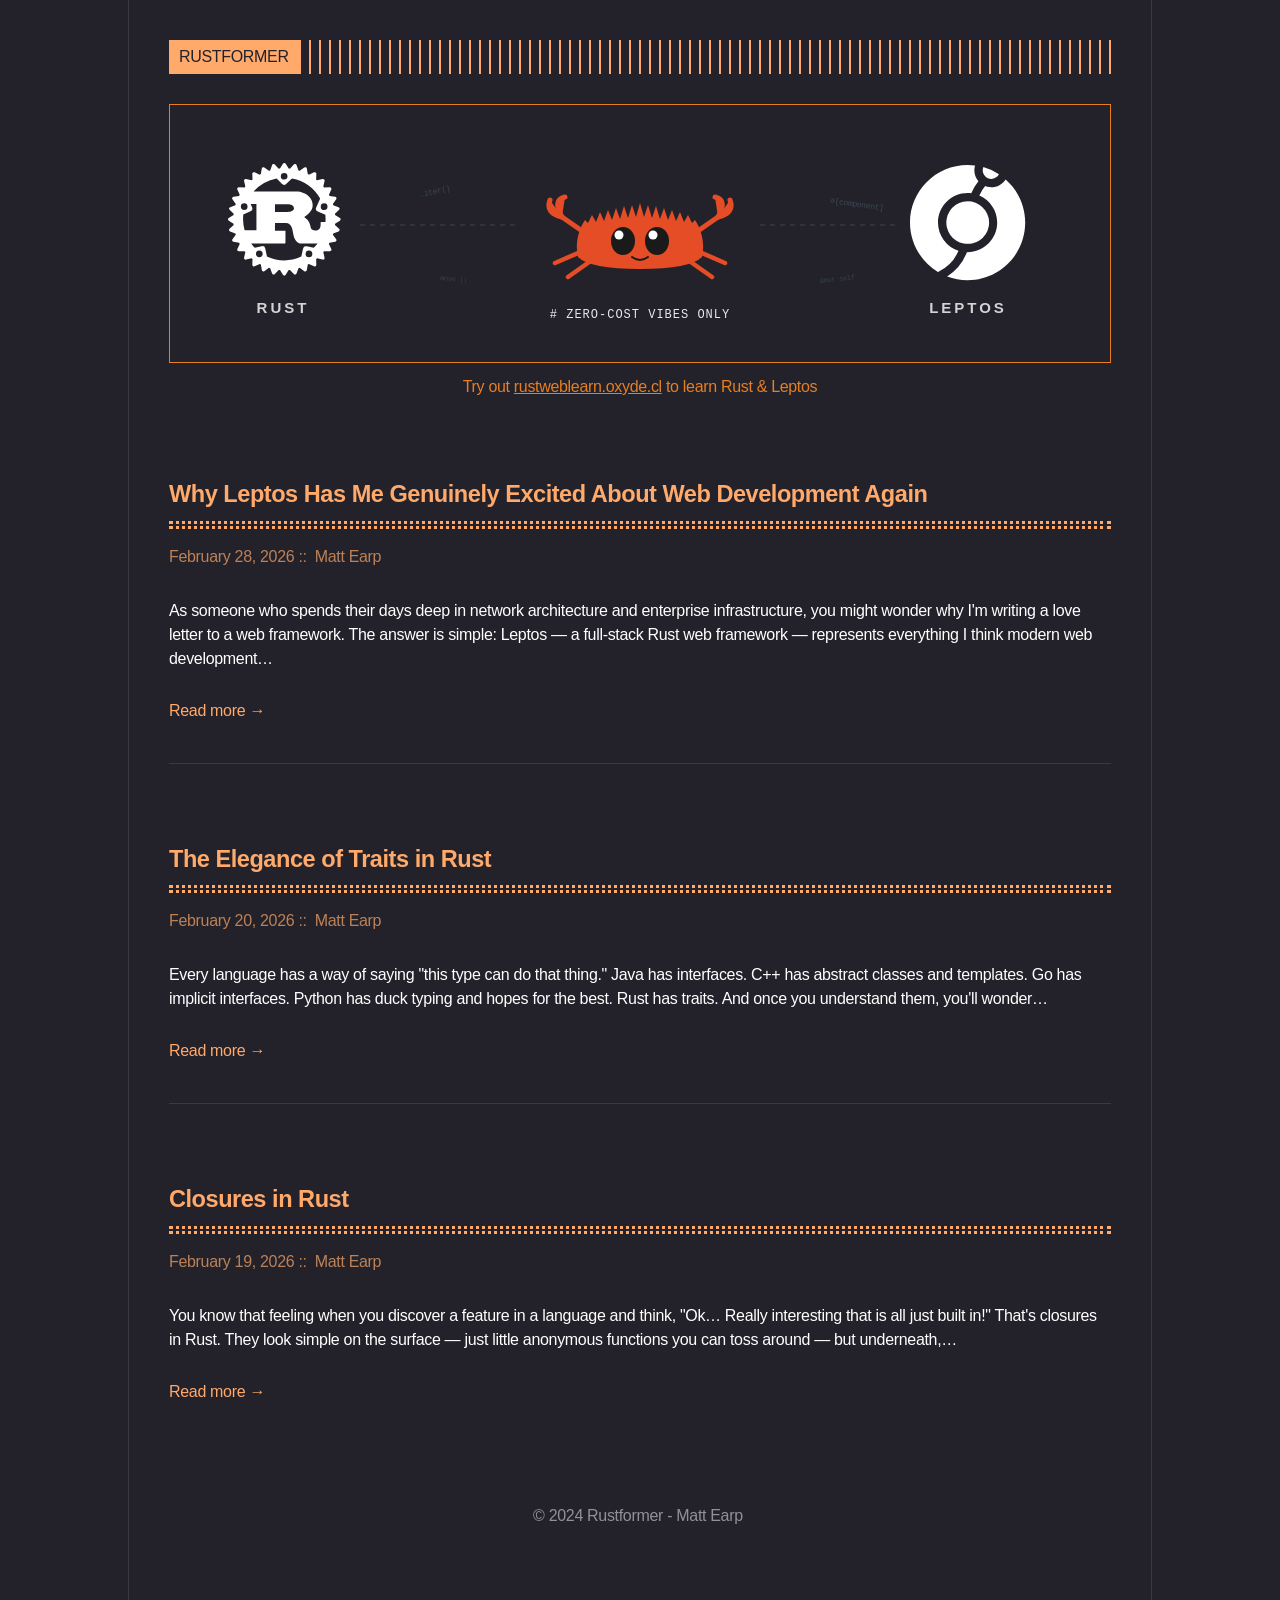
<file: index.html>
<!DOCTYPE html><html lang="en-gb"><head><meta charset="utf-8"><meta http-equiv="X-UA-Compatible" content="IE=edge"><meta name="viewport" content="width=device-width,initial-scale=1"><title>RUSTFORMER</title><meta name="generator" content="Publii Open-Source CMS for Static Site"><link rel="canonical" href="https://madkrell.github.io/rustformer-pages/"><link rel="alternate" type="application/atom+xml" href="https://madkrell.github.io/rustformer-pages/feed.xml" title="RUSTFORMER - RSS"><link rel="alternate" type="application/json" href="https://madkrell.github.io/rustformer-pages/feed.json" title="RUSTFORMER - JSON"><meta property="og:title" content="RUSTFORMER"><meta property="og:site_name" content="RUSTFORMER"><meta property="og:description" content=""><meta property="og:url" content="https://madkrell.github.io/rustformer-pages/"><meta property="og:type" content="website"><link rel="stylesheet" href="https://madkrell.github.io/rustformer-pages/assets/css/style.css?v=3e6508779dc50274c538cce3e04ffe22"><script type="application/ld+json">{"@context":"http://schema.org","@type":"Organization","name":"RUSTFORMER","url":"https://madkrell.github.io/rustformer-pages/"}</script><noscript><style>img[loading] {
                    opacity: 1;
                }</style></noscript></head><body class="home-template"><div class="container container--center"><header class="header"><div class="header__logo"><a class="logo" href="https://madkrell.github.io/rustformer-pages/">RUSTFORMER</a></div></header><main class="content"><div class="hero framed"><p><svg xmlns="http://www.w3.org/2000/svg" viewbox="0 0 900 210"><g transform="translate(38, 38) scale(0.22)"><path fill="#ffffff" d="m508.52 249.75l-21.82-13.51c-.17-2-.34-3.93-.55-5.88l18.72-17.5a7.35 7.35 0 0 0-2.44-12.25l-24-9c-.54-1.88-1.08-3.78-1.67-5.64l15-20.83a7.35 7.35 0 0 0-4.79-11.54l-25.42-4.15c-.9-1.73-1.79-3.45-2.73-5.15l10.68-23.42a7.35 7.35 0 0 0-6.95-10.39l-25.82.91q-1.79-2.22-3.61-4.4L439 81.84a7.36 7.36 0 0 0-8.84-8.84L405 78.93q-2.17-1.83-4.4-3.61l.91-25.82a7.35 7.35 0 0 0-10.39-7L367.7 53.23c-1.7-.94-3.43-1.84-5.15-2.73l-4.15-25.42a7.35 7.35 0 0 0-11.54-4.79L326 35.26c-1.86-.59-3.75-1.13-5.64-1.67l-9-24a7.35 7.35 0 0 0-12.25-2.44l-17.5 18.72c-1.95-.21-3.91-.38-5.88-.55L262.25 3.48a7.35 7.35 0 0 0-12.5 0L236.24 25.3c-2 .17-3.93.34-5.88.55l-17.5-18.72a7.35 7.35 0 0 0-12.25 2.44l-9 24c-1.89.55-3.79 1.08-5.66 1.68l-20.82-15a7.35 7.35 0 0 0-11.54 4.79l-4.15 25.41c-1.73.9-3.45 1.79-5.16 2.73l-23.4-10.63a7.35 7.35 0 0 0-10.39 7l.92 25.81c-1.49 1.19-3 2.39-4.42 3.61L81.84 73A7.36 7.36 0 0 0 73 81.84L78.93 107c-1.23 1.45-2.43 2.93-3.62 4.41l-25.81-.91a7.42 7.42 0 0 0-6.37 3.26a7.35 7.35 0 0 0-.57 7.13l10.66 23.41c-.94 1.7-1.83 3.43-2.73 5.16l-25.41 4.14a7.35 7.35 0 0 0-4.79 11.54l15 20.82c-.59 1.87-1.13 3.77-1.68 5.66l-24 9a7.35 7.35 0 0 0-2.44 12.25l18.72 17.5c-.21 1.95-.38 3.91-.55 5.88l-21.86 13.5a7.35 7.35 0 0 0 0 12.5l21.82 13.51c.17 2 .34 3.92.55 5.87l-18.72 17.5a7.35 7.35 0 0 0 2.44 12.25l24 9c.55 1.89 1.08 3.78 1.68 5.65l-15 20.83a7.35 7.35 0 0 0 4.79 11.54l25.42 4.15c.9 1.72 1.79 3.45 2.73 5.14l-10.63 23.43a7.35 7.35 0 0 0 .57 7.13a7.13 7.13 0 0 0 6.37 3.26l25.83-.91q1.77 2.22 3.6 4.4L73 430.16a7.36 7.36 0 0 0 8.84 8.84l25.16-5.93q2.18 1.83 4.41 3.61l-.92 25.82a7.35 7.35 0 0 0 10.39 6.95l23.43-10.68c1.69.94 3.42 1.83 5.14 2.73l4.15 25.42a7.34 7.34 0 0 0 11.54 4.78l20.83-15c1.86.6 3.76 1.13 5.65 1.68l9 24a7.36 7.36 0 0 0 12.25 2.44l17.5-18.72c1.95.21 3.92.38 5.88.55l13.51 21.82a7.35 7.35 0 0 0 12.5 0l13.51-21.82c2-.17 3.93-.34 5.88-.56l17.5 18.73a7.36 7.36 0 0 0 12.25-2.44l9-24c1.89-.55 3.78-1.08 5.65-1.68l20.82 15a7.34 7.34 0 0 0 11.54-4.78l4.15-25.42c1.72-.9 3.45-1.79 5.15-2.73l23.42 10.68a7.35 7.35 0 0 0 10.39-6.95l-.91-25.82q2.22-1.79 4.4-3.61l25.15 5.93a7.36 7.36 0 0 0 8.84-8.84L433.07 405q1.83-2.17 3.61-4.4l25.82.91a7.23 7.23 0 0 0 6.37-3.26a7.35 7.35 0 0 0 .58-7.13l-10.68-23.42c.94-1.7 1.83-3.43 2.73-5.15l25.42-4.15a7.35 7.35 0 0 0 4.79-11.54l-15-20.83c.59-1.87 1.13-3.76 1.67-5.65l24-9a7.35 7.35 0 0 0 2.44-12.25l-18.72-17.5c.21-1.95.38-3.91.55-5.87l21.82-13.51a7.35 7.35 0 0 0 0-12.5Zm-151 129.08A13.91 13.91 0 0 0 341 389.51l-7.64 35.67a187.51 187.51 0 0 1-156.36-.74l-7.64-35.66a13.87 13.87 0 0 0-16.46-10.68l-31.51 6.76a187.38 187.38 0 0 1-16.26-19.21H258.3c1.72 0 2.89-.29 2.89-1.91v-54.19c0-1.57-1.17-1.91-2.89-1.91h-44.83l.05-34.35H262c4.41 0 23.66 1.28 29.79 25.87c1.91 7.55 6.17 32.14 9.06 40c2.89 8.82 14.6 26.46 27.1 26.46H407a187.3 187.3 0 0 1-17.34 20.09Zm25.77 34.49A15.24 15.24 0 1 1 368 398.08h.44a15.23 15.23 0 0 1 14.8 15.24Zm-225.62-.68a15.24 15.24 0 1 1-15.25-15.25h.45a15.25 15.25 0 0 1 14.75 15.25Zm-88.1-178.49l32.83-14.6a13.88 13.88 0 0 0 7.06-18.33L102.69 186h26.56v119.73h-53.6a187.65 187.65 0 0 1-6.08-71.58m-11.26-36.06a15.24 15.24 0 0 1 15.23-15.25H74a15.24 15.24 0 1 1-15.67 15.24Zm155.16 24.49l.05-35.32h63.26c3.28 0 23.07 3.77 23.07 18.62c0 12.29-15.19 16.7-27.68 16.7ZM399 306.71c-9.8 1.13-20.63-4.12-22-10.09c-5.78-32.49-15.39-39.4-30.57-51.4c18.86-11.95 38.46-29.64 38.46-53.26c0-25.52-17.49-41.59-29.4-49.48c-16.76-11-35.28-13.23-40.27-13.23h-198.9a187.49 187.49 0 0 1 104.89-59.19l23.47 24.6a13.82 13.82 0 0 0 19.6.44l26.26-25a187.51 187.51 0 0 1 128.37 91.43l-18 40.57a14 14 0 0 0 7.09 18.33l34.59 15.33a187.12 187.12 0 0 1 .4 32.54h-19.28c-1.91 0-2.69 1.27-2.69 3.13v8.82C421 301 409.31 305.58 399 306.71M240 60.21A15.24 15.24 0 0 1 255.21 45h.45A15.24 15.24 0 1 1 240 60.21M436.84 214a15.24 15.24 0 1 1 0-30.48h.44a15.24 15.24 0 0 1-.44 30.48"></path></g><g transform="translate(450, 100)"><path d="M-38,28 L-72,52" stroke="#E44D26" stroke-width="4.5" stroke-linecap="round" fill="none"></path><path d="M-48,22 L-85,38" stroke="#E44D26" stroke-width="4.5" stroke-linecap="round" fill="none"></path><path d="M38,28 L72,52" stroke="#E44D26" stroke-width="4.5" stroke-linecap="round" fill="none"></path><path d="M48,22 L85,38" stroke="#E44D26" stroke-width="4.5" stroke-linecap="round" fill="none"></path><path d="M-55,8 L-78,-8" stroke="#E44D26" stroke-width="5" stroke-linecap="round" fill="none"></path><path d="M-78,-8 Q-88,-25 -75,-28" stroke="#E44D26" stroke-width="5" fill="#E44D26" stroke-linecap="round" stroke-linejoin="round"></path><path d="M-78,-8 Q-95,-12 -90,-25" stroke="#E44D26" stroke-width="5" fill="#E44D26" stroke-linecap="round" stroke-linejoin="round"></path><path d="M55,8 L78,-8" stroke="#E44D26" stroke-width="5" stroke-linecap="round" fill="none"></path><path d="M78,-8 Q88,-25 75,-28" stroke="#E44D26" stroke-width="5" fill="#E44D26" stroke-linecap="round" stroke-linejoin="round"></path><path d="M78,-8 Q95,-12 90,-25" stroke="#E44D26" stroke-width="5" fill="#E44D26" stroke-linecap="round" stroke-linejoin="round"></path><path d="
      M-62,32
      C-65,20 -62,5 -55,-5
      L-52,-2 L-48,-10 L-44,-3 L-40,-13 L-36,-4 L-32,-15 L-28,-5 L-24,-17 L-20,-6 
      L-16,-19 L-12,-7 L-8,-20 L-4,-8 L0,-22 
      L4,-8 L8,-20 L12,-7 L16,-19 L20,-6 L24,-17 L28,-5 L32,-15 L36,-4 L40,-13 L44,-3 L48,-10 L52,-2 
      L55,-5
      C62,5 65,20 62,32
      Q50,44 0,44
      Q-50,44 -62,32
      Z" fill="#E44D26"></path><ellipse cx="-17" cy="16" rx="12" ry="14" fill="#1a1a1a"></ellipse><ellipse cx="17" cy="16" rx="12" ry="14" fill="#1a1a1a"></ellipse><circle cx="-21" cy="10" r="4.5" fill="white"></circle><circle cx="13" cy="10" r="4.5" fill="white"></circle><path d="M-8,32 Q0,38 8,32" stroke="#1a1a1a" stroke-width="2" fill="none" stroke-linecap="round"></path></g><g transform="translate(720, 40) scale(4.8)"><path fill="#ffffff" d="M10.097 17.876A6.21 6.21 0 0 1 5.834 12c0-3.393 2.773-6.166 6.166-6.166c.248 0 .517.021.766.042a9.9 9.9 0 0 1 1.49-2.504a3.58 3.58 0 0 1-.85-2.296c0-.331.042-.662.146-.993A20 20 0 0 0 12 0C5.38 0 0 5.38 0 12c0 4.366 2.338 8.172 5.814 10.283l.124-.062a8.43 8.43 0 0 0 4.159-4.345m6.848-14.979c.662 0 1.262-.352 1.593-.952v-.02a12.3 12.3 0 0 0-3.269-1.49v.02a1.9 1.9 0 0 0-.124.642c0 .993.807 1.8 1.8 1.8M19.924 3c-.662 1.014-1.758 1.634-2.98 1.634a3.5 3.5 0 0 1-.806-.103a3 3 0 0 1-.476-.145a8.8 8.8 0 0 0-1.22 1.945c2.275.993 3.724 3.186 3.724 5.669c0 3.393-2.773 6.166-6.166 6.166h-.145a10.37 10.37 0 0 1-4.117 5.048C9.062 23.71 10.51 24 12 24c6.62 0 12-5.38 12-12c0-3.58-1.572-6.807-4.076-9m-8.848 4.67a4.428 4.428 0 1 0 1.849 8.661a4.428 4.428 0 1 0-1.85-8.66z"></path></g><text x="93" y="188" text-anchor="middle" font-family="'Segoe UI', sans-serif" font-size="15" font-weight="600" fill="white" opacity="0.8" letter-spacing="3">RUST</text><text x="450" y="193" text-anchor="middle" font-family="'Courier New', monospace" font-size="12" fill="white" opacity="0.9" letter-spacing="1"># ZERO-COST VIBES ONLY</text><text x="778" y="188" text-anchor="middle" font-family="'Segoe UI', sans-serif" font-size="15" font-weight="600" fill="white" opacity="0.8" letter-spacing="3">LEPTOS</text><line x1="170" y1="100" x2="330" y2="100" stroke="white" stroke-width="1" opacity="0.15" stroke-dasharray="5,5"></line><line x1="570" y1="100" x2="710" y2="100" stroke="white" stroke-width="1" opacity="0.15" stroke-dasharray="5,5"></line><text x="230" y="72" font-family="'Courier New', monospace" font-size="8" fill="#87CEEB" opacity="0.22" transform="rotate(-12, 230, 72)">.iter()</text><text x="640" y="78" font-family="'Courier New', monospace" font-size="8" fill="#87CEEB" opacity="0.22" transform="rotate(8, 640, 78)">#[component]</text><text x="250" y="155" font-family="'Courier New', monospace" font-size="7" fill="#87CEEB" opacity="0.16" transform="rotate(5, 250, 155)">move ||</text><text x="630" y="158" font-family="'Courier New', monospace" font-size="7" fill="#87CEEB" opacity="0.16" transform="rotate(-6, 630, 158)">&amp;mut self</text></svg></p><p><span style="color: #e67e23;">Try out <a href="https://rustweblearn.oxyde.cl/" style="color: #e67e23; text-decoration: underline;">rustweblearn.oxyde.cl</a> to learn Rust &amp; Leptos</span></p></div><div class="posts"><article class="post"><header><h2 class="h1 post__title"><a href="https://madkrell.github.io/rustformer-pages/why-leptos-has-me-genuinely-excited-about-web-development-again.html">Why Leptos Has Me Genuinely Excited About Web Development Again</a></h2><div class="post__meta"><time datetime="2026-02-28T19:30" class="post__date">February 28, 2026 </time><a href="https://madkrell.github.io/rustformer-pages/authors/matt-earp/" class="post__author">Matt Earp</a></div><div class="post__tags"></div></header><div class="post__content"><p>As someone who spends their days deep in network architecture and enterprise infrastructure, you might wonder why I'm writing a love letter to a web framework. The answer is simple: Leptos — a full-stack Rust web framework — represents everything I think modern web development&hellip;</p><a href="https://madkrell.github.io/rustformer-pages/why-leptos-has-me-genuinely-excited-about-web-development-again.html" class="read-more">Read more &#8594;</a></div></article><article class="post"><header><h2 class="h1 post__title"><a href="https://madkrell.github.io/rustformer-pages/the-elegance-of-traits-in-rust.html">The Elegance of Traits in Rust</a></h2><div class="post__meta"><time datetime="2026-02-20T20:20" class="post__date">February 20, 2026 </time><a href="https://madkrell.github.io/rustformer-pages/authors/matt-earp/" class="post__author">Matt Earp</a></div><div class="post__tags"></div></header><div class="post__content"><p>Every language has a way of saying "this type can do that thing." Java has interfaces. C++ has abstract classes and templates. Go has implicit interfaces. Python has duck typing and hopes for the best. Rust has traits. And once you understand them, you'll wonder&hellip;</p><a href="https://madkrell.github.io/rustformer-pages/the-elegance-of-traits-in-rust.html" class="read-more">Read more &#8594;</a></div></article><article class="post"><header><h2 class="h1 post__title"><a href="https://madkrell.github.io/rustformer-pages/closures-in-rust-your-new-favourite-superpower.html">Closures in Rust</a></h2><div class="post__meta"><time datetime="2026-02-19T20:16" class="post__date">February 19, 2026 </time><a href="https://madkrell.github.io/rustformer-pages/authors/matt-earp/" class="post__author">Matt Earp</a></div><div class="post__tags"></div></header><div class="post__content"><p>You know that feeling when you discover a feature in a language and think, "Ok… Really interesting that is all just built in!" That's closures in Rust. They look simple on the surface — just little anonymous functions you can toss around — but underneath,&hellip;</p><a href="https://madkrell.github.io/rustformer-pages/closures-in-rust-your-new-favourite-superpower.html" class="read-more">Read more &#8594;</a></div></article></div></main><footer class="footer"><div class="footer__inner"><div class="footer__copyright"><p>© 2024 Rustformer - Matt Earp </p></div></div></footer></div><script defer="defer" src="https://madkrell.github.io/rustformer-pages/assets/js/scripts.min.js?v=c2232aa7558e9517946129d2a1b8c770"></script><script>window.publiiThemeMenuConfig={mobileMenuMode:'sidebar',animationSpeed:300,submenuWidth: 'auto',doubleClickTime:500,mobileMenuExpandableSubmenus:true,relatedContainerForOverlayMenuSelector:'.top'};</script><script>var images = document.querySelectorAll('img[loading]');
        for (var i = 0; i < images.length; i++) {
            if (images[i].complete) {
                images[i].classList.add('is-loaded');
            } else {
                images[i].addEventListener('load', function () {
                    this.classList.add('is-loaded');
                }, false);
            }
        }</script></body></html>
</file>
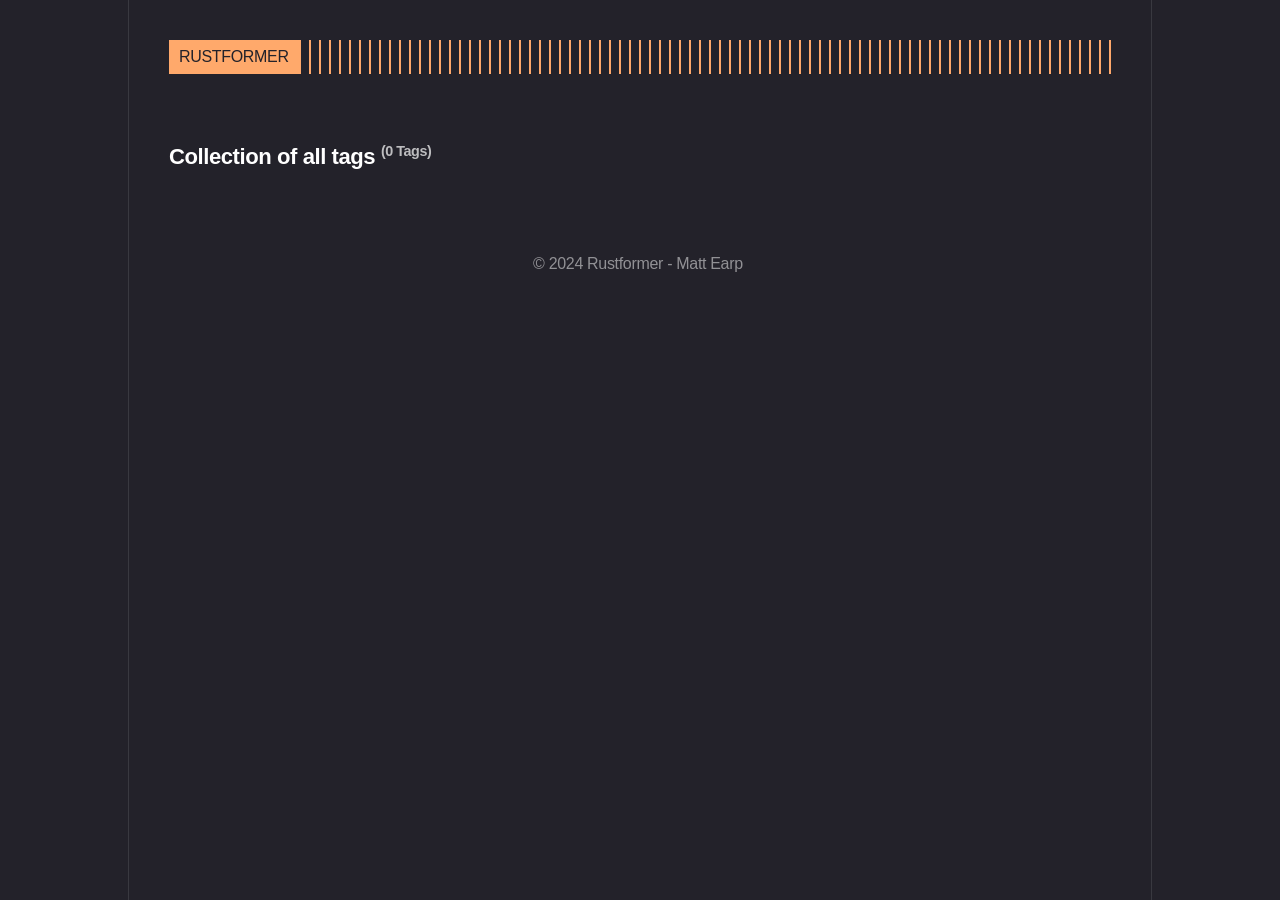
<file: tags/index.html>
<!DOCTYPE html><html lang="en-gb"><head><meta charset="utf-8"><meta http-equiv="X-UA-Compatible" content="IE=edge"><meta name="viewport" content="width=device-width,initial-scale=1"><title>All tags - RUSTFORMER</title><meta name="robots" content="noindex, follow"><meta name="generator" content="Publii Open-Source CMS for Static Site"><link rel="alternate" type="application/atom+xml" href="https://madkrell.github.io/rustformer-pages/feed.xml" title="RUSTFORMER - RSS"><link rel="alternate" type="application/json" href="https://madkrell.github.io/rustformer-pages/feed.json" title="RUSTFORMER - JSON"><meta property="og:title" content="RUSTFORMER"><meta property="og:site_name" content="RUSTFORMER"><meta property="og:description" content=""><meta property="og:url" content="https://madkrell.github.io/rustformer-pages/tags/"><meta property="og:type" content="website"><link rel="stylesheet" href="https://madkrell.github.io/rustformer-pages/assets/css/style.css?v=3e6508779dc50274c538cce3e04ffe22"><script type="application/ld+json">{"@context":"http://schema.org","@type":"Organization","name":"RUSTFORMER","url":"https://madkrell.github.io/rustformer-pages/"}</script><noscript><style>img[loading] {
                    opacity: 1;
                }</style></noscript></head><body class="tags-template"><div class="container container--center"><header class="header"><div class="header__logo"><a class="logo" href="https://madkrell.github.io/rustformer-pages/">RUSTFORMER</a></div></header><main class="content page page--tags"><div class="content page"><div class="page__header"><h1 class="h2 page__title">Collection of all tags <sup>(0 Tags)</sup></h1></div><ul class="list"></ul></div></main><footer class="footer"><div class="footer__inner"><div class="footer__copyright"><p>© 2024 Rustformer - Matt Earp </p></div></div></footer></div><script defer="defer" src="https://madkrell.github.io/rustformer-pages/assets/js/scripts.min.js?v=c2232aa7558e9517946129d2a1b8c770"></script><script>window.publiiThemeMenuConfig={mobileMenuMode:'sidebar',animationSpeed:300,submenuWidth: 'auto',doubleClickTime:500,mobileMenuExpandableSubmenus:true,relatedContainerForOverlayMenuSelector:'.top'};</script><script>var images = document.querySelectorAll('img[loading]');
        for (var i = 0; i < images.length; i++) {
            if (images[i].complete) {
                images[i].classList.add('is-loaded');
            } else {
                images[i].addEventListener('load', function () {
                    this.classList.add('is-loaded');
                }, false);
            }
        }</script></body></html>
</file>
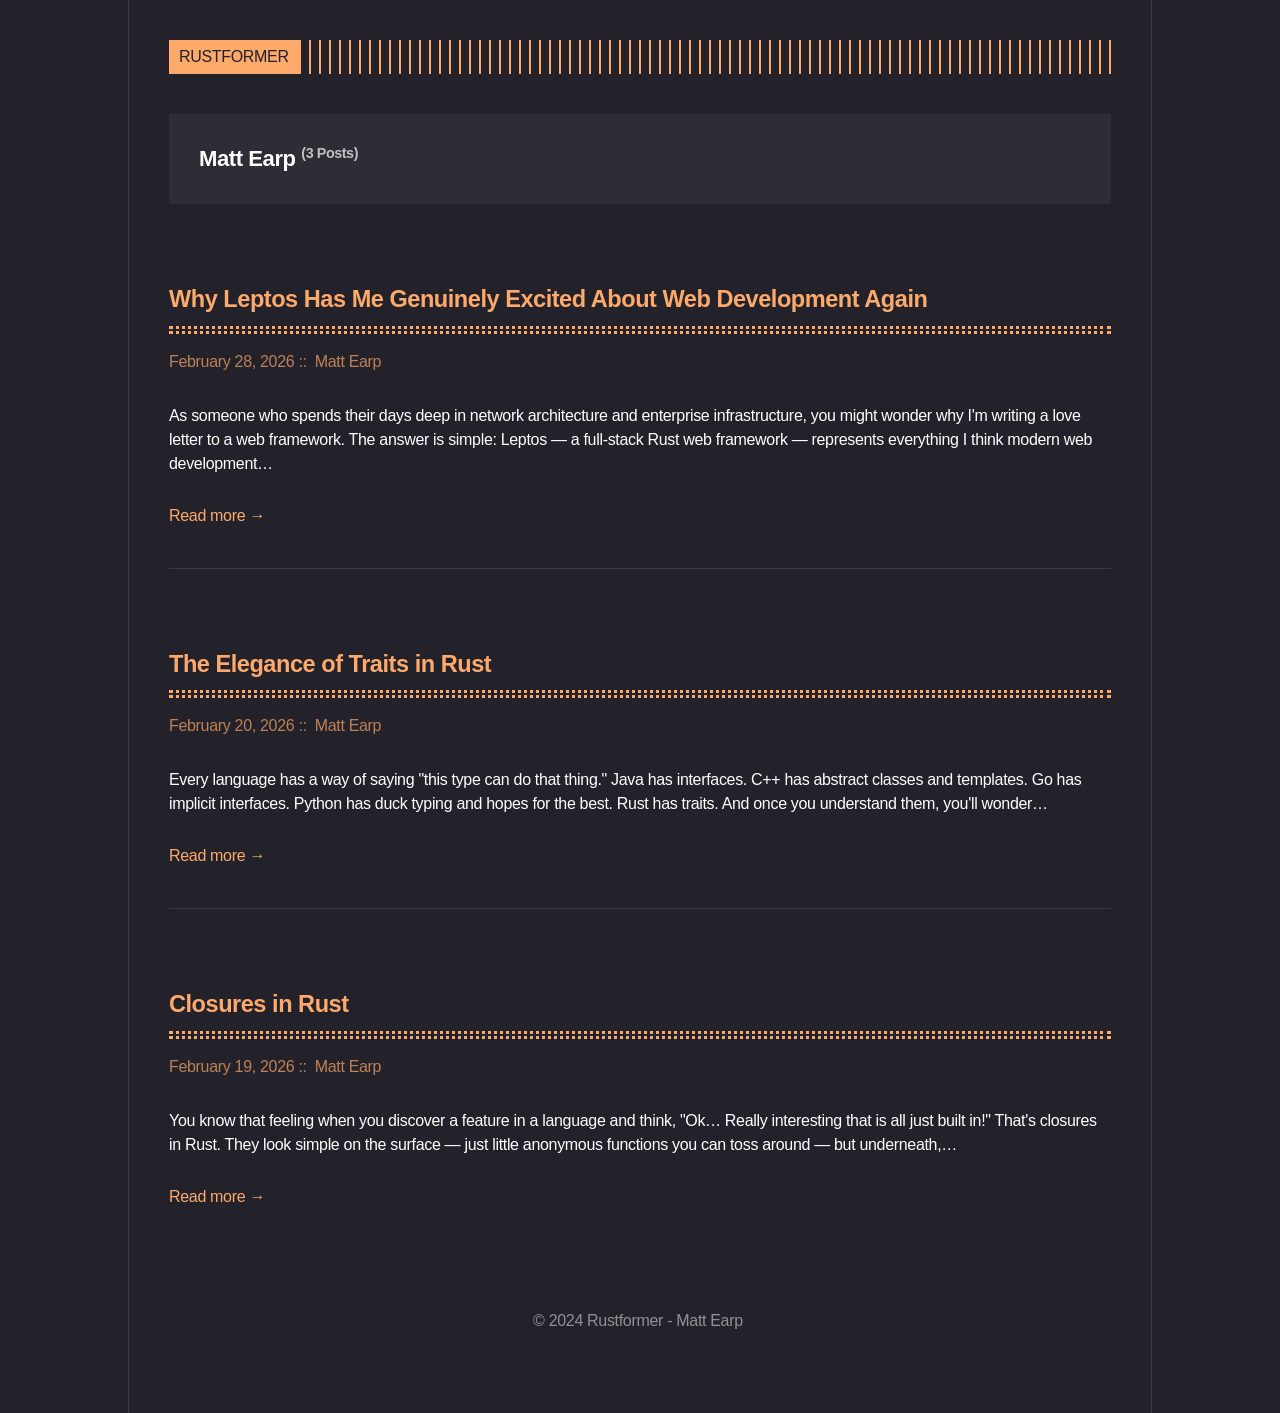
<file: authors/matt-earp/index.html>
<!DOCTYPE html><html lang="en-gb"><head><meta charset="utf-8"><meta http-equiv="X-UA-Compatible" content="IE=edge"><meta name="viewport" content="width=device-width,initial-scale=1"><title>Author: Matt Earp - RUSTFORMER</title><meta name="robots" content="noindex, follow"><meta name="generator" content="Publii Open-Source CMS for Static Site"><link rel="alternate" type="application/atom+xml" href="https://madkrell.github.io/rustformer-pages/feed.xml" title="RUSTFORMER - RSS"><link rel="alternate" type="application/json" href="https://madkrell.github.io/rustformer-pages/feed.json" title="RUSTFORMER - JSON"><meta property="og:title" content="Matt Earp"><meta property="og:site_name" content="RUSTFORMER"><meta property="og:description" content=""><meta property="og:url" content="https://madkrell.github.io/rustformer-pages/authors/matt-earp/"><meta property="og:type" content="website"><link rel="stylesheet" href="https://madkrell.github.io/rustformer-pages/assets/css/style.css?v=3e6508779dc50274c538cce3e04ffe22"><script type="application/ld+json">{"@context":"http://schema.org","@type":"Organization","name":"RUSTFORMER","url":"https://madkrell.github.io/rustformer-pages/"}</script><noscript><style>img[loading] {
                    opacity: 1;
                }</style></noscript></head><body class="author-template"><div class="container container--center"><header class="header"><div class="header__logo"><a class="logo" href="https://madkrell.github.io/rustformer-pages/">RUSTFORMER</a></div></header><main class="content page page--author"><div class="page__header hero page--author__header"><div class="page--author__top"><h1 class="h2 page__title">Matt Earp <sup>(3 Posts)</sup></h1></div></div><div class="posts"><article class="post"><header><h2 class="h1 post__title"><a href="https://madkrell.github.io/rustformer-pages/why-leptos-has-me-genuinely-excited-about-web-development-again.html">Why Leptos Has Me Genuinely Excited About Web Development Again</a></h2><div class="post__meta"><time datetime="2026-02-28T19:30" class="post__date">February 28, 2026 </time><a href="https://madkrell.github.io/rustformer-pages/authors/matt-earp/" class="post__author">Matt Earp</a></div><div class="post__tags"></div></header><div class="post__content"><p>As someone who spends their days deep in network architecture and enterprise infrastructure, you might wonder why I'm writing a love letter to a web framework. The answer is simple: Leptos — a full-stack Rust web framework — represents everything I think modern web development&hellip;</p><a href="https://madkrell.github.io/rustformer-pages/why-leptos-has-me-genuinely-excited-about-web-development-again.html" class="read-more">Read more &#8594;</a></div></article><article class="post"><header><h2 class="h1 post__title"><a href="https://madkrell.github.io/rustformer-pages/the-elegance-of-traits-in-rust.html">The Elegance of Traits in Rust</a></h2><div class="post__meta"><time datetime="2026-02-20T20:20" class="post__date">February 20, 2026 </time><a href="https://madkrell.github.io/rustformer-pages/authors/matt-earp/" class="post__author">Matt Earp</a></div><div class="post__tags"></div></header><div class="post__content"><p>Every language has a way of saying "this type can do that thing." Java has interfaces. C++ has abstract classes and templates. Go has implicit interfaces. Python has duck typing and hopes for the best. Rust has traits. And once you understand them, you'll wonder&hellip;</p><a href="https://madkrell.github.io/rustformer-pages/the-elegance-of-traits-in-rust.html" class="read-more">Read more &#8594;</a></div></article><article class="post"><header><h2 class="h1 post__title"><a href="https://madkrell.github.io/rustformer-pages/closures-in-rust-your-new-favourite-superpower.html">Closures in Rust</a></h2><div class="post__meta"><time datetime="2026-02-19T20:16" class="post__date">February 19, 2026 </time><a href="https://madkrell.github.io/rustformer-pages/authors/matt-earp/" class="post__author">Matt Earp</a></div><div class="post__tags"></div></header><div class="post__content"><p>You know that feeling when you discover a feature in a language and think, "Ok… Really interesting that is all just built in!" That's closures in Rust. They look simple on the surface — just little anonymous functions you can toss around — but underneath,&hellip;</p><a href="https://madkrell.github.io/rustformer-pages/closures-in-rust-your-new-favourite-superpower.html" class="read-more">Read more &#8594;</a></div></article></div></main><footer class="footer"><div class="footer__inner"><div class="footer__copyright"><p>© 2024 Rustformer - Matt Earp </p></div></div></footer></div><script defer="defer" src="https://madkrell.github.io/rustformer-pages/assets/js/scripts.min.js?v=c2232aa7558e9517946129d2a1b8c770"></script><script>window.publiiThemeMenuConfig={mobileMenuMode:'sidebar',animationSpeed:300,submenuWidth: 'auto',doubleClickTime:500,mobileMenuExpandableSubmenus:true,relatedContainerForOverlayMenuSelector:'.top'};</script><script>var images = document.querySelectorAll('img[loading]');
        for (var i = 0; i < images.length; i++) {
            if (images[i].complete) {
                images[i].classList.add('is-loaded');
            } else {
                images[i].addEventListener('load', function () {
                    this.classList.add('is-loaded');
                }, false);
            }
        }</script></body></html>
</file>
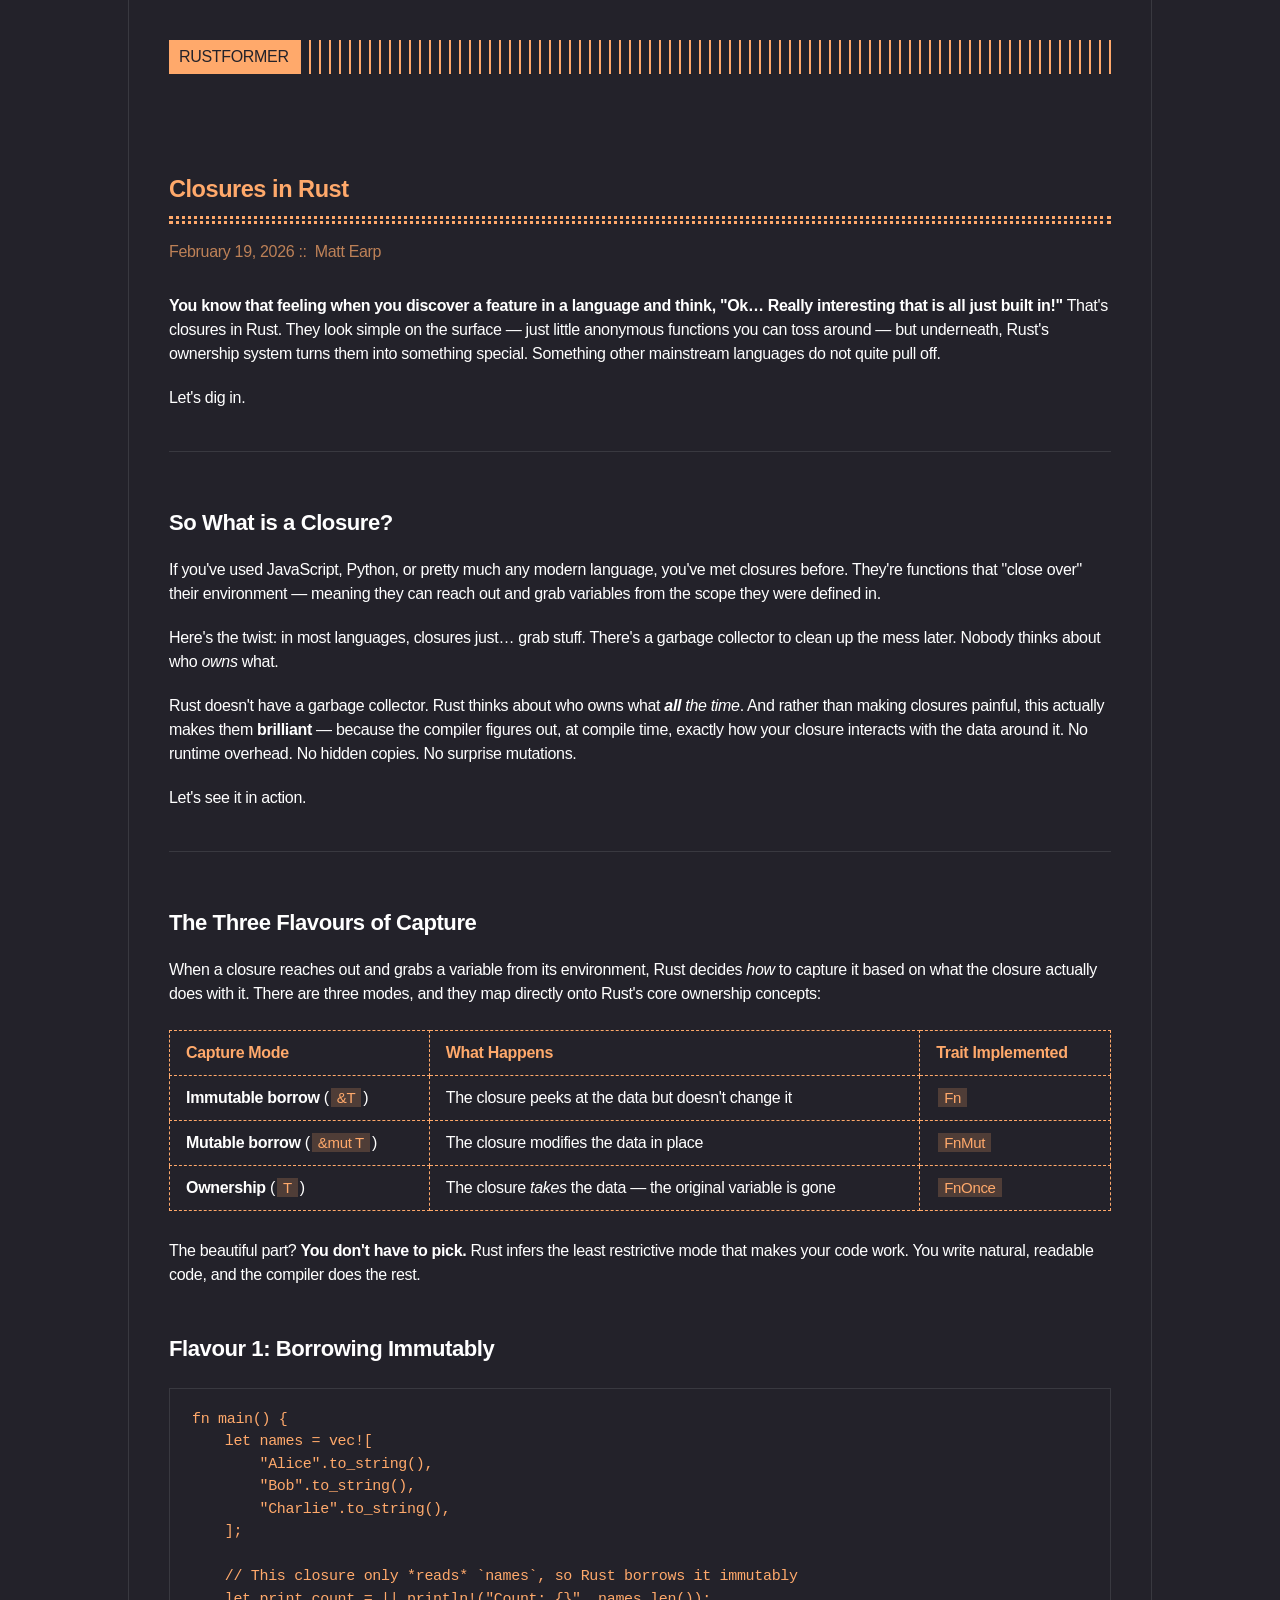
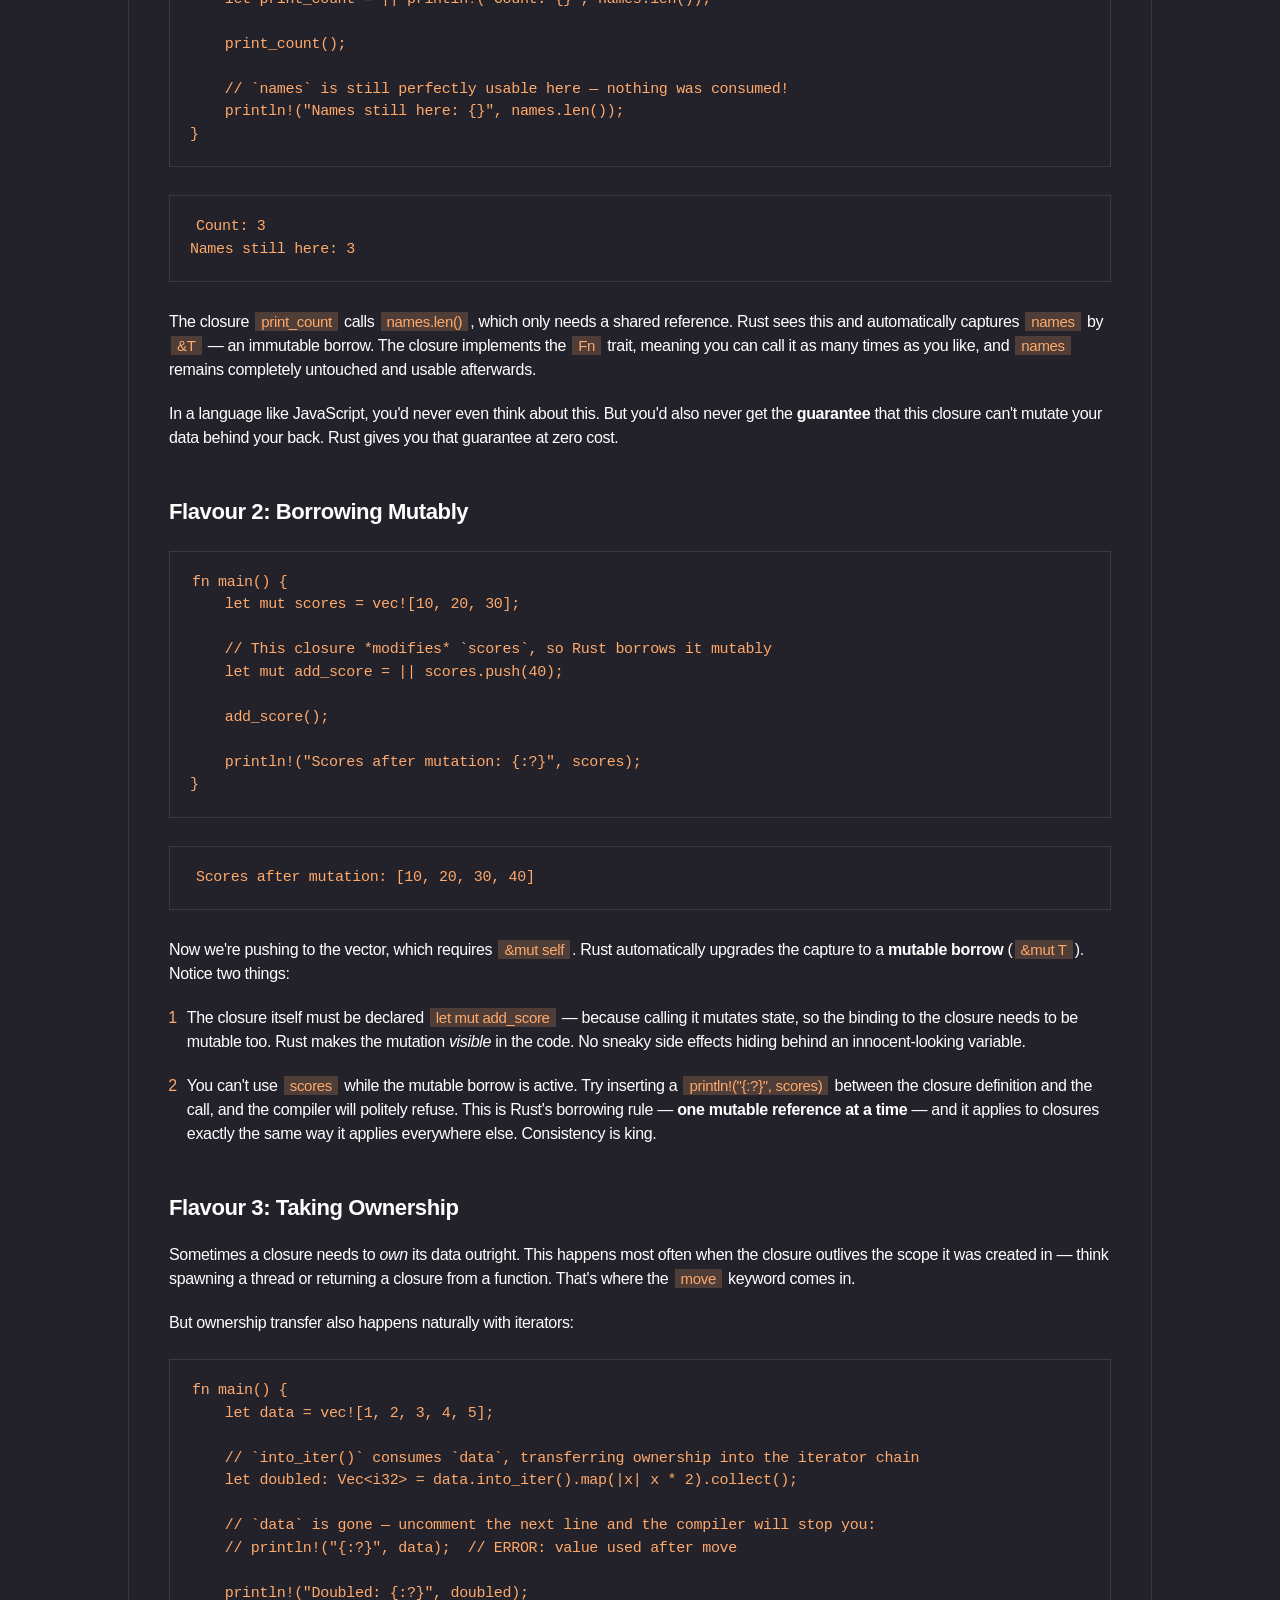
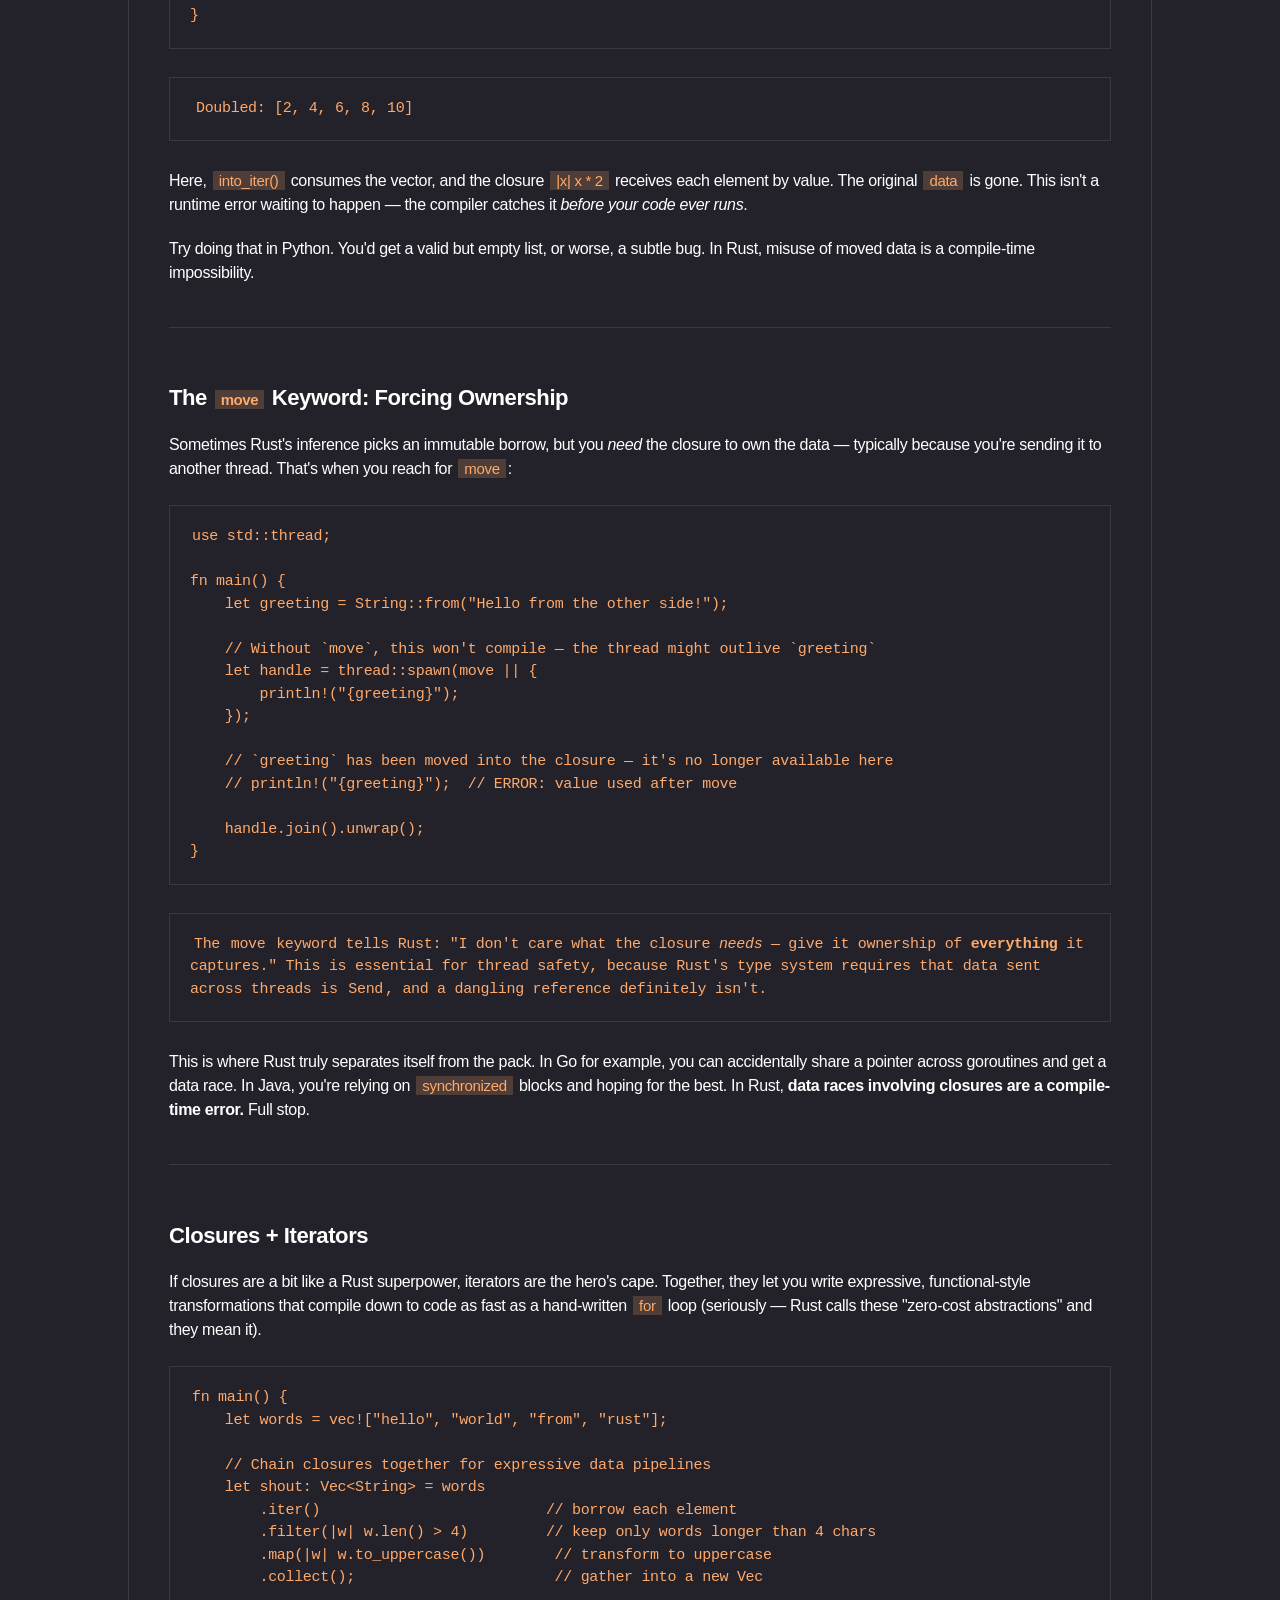
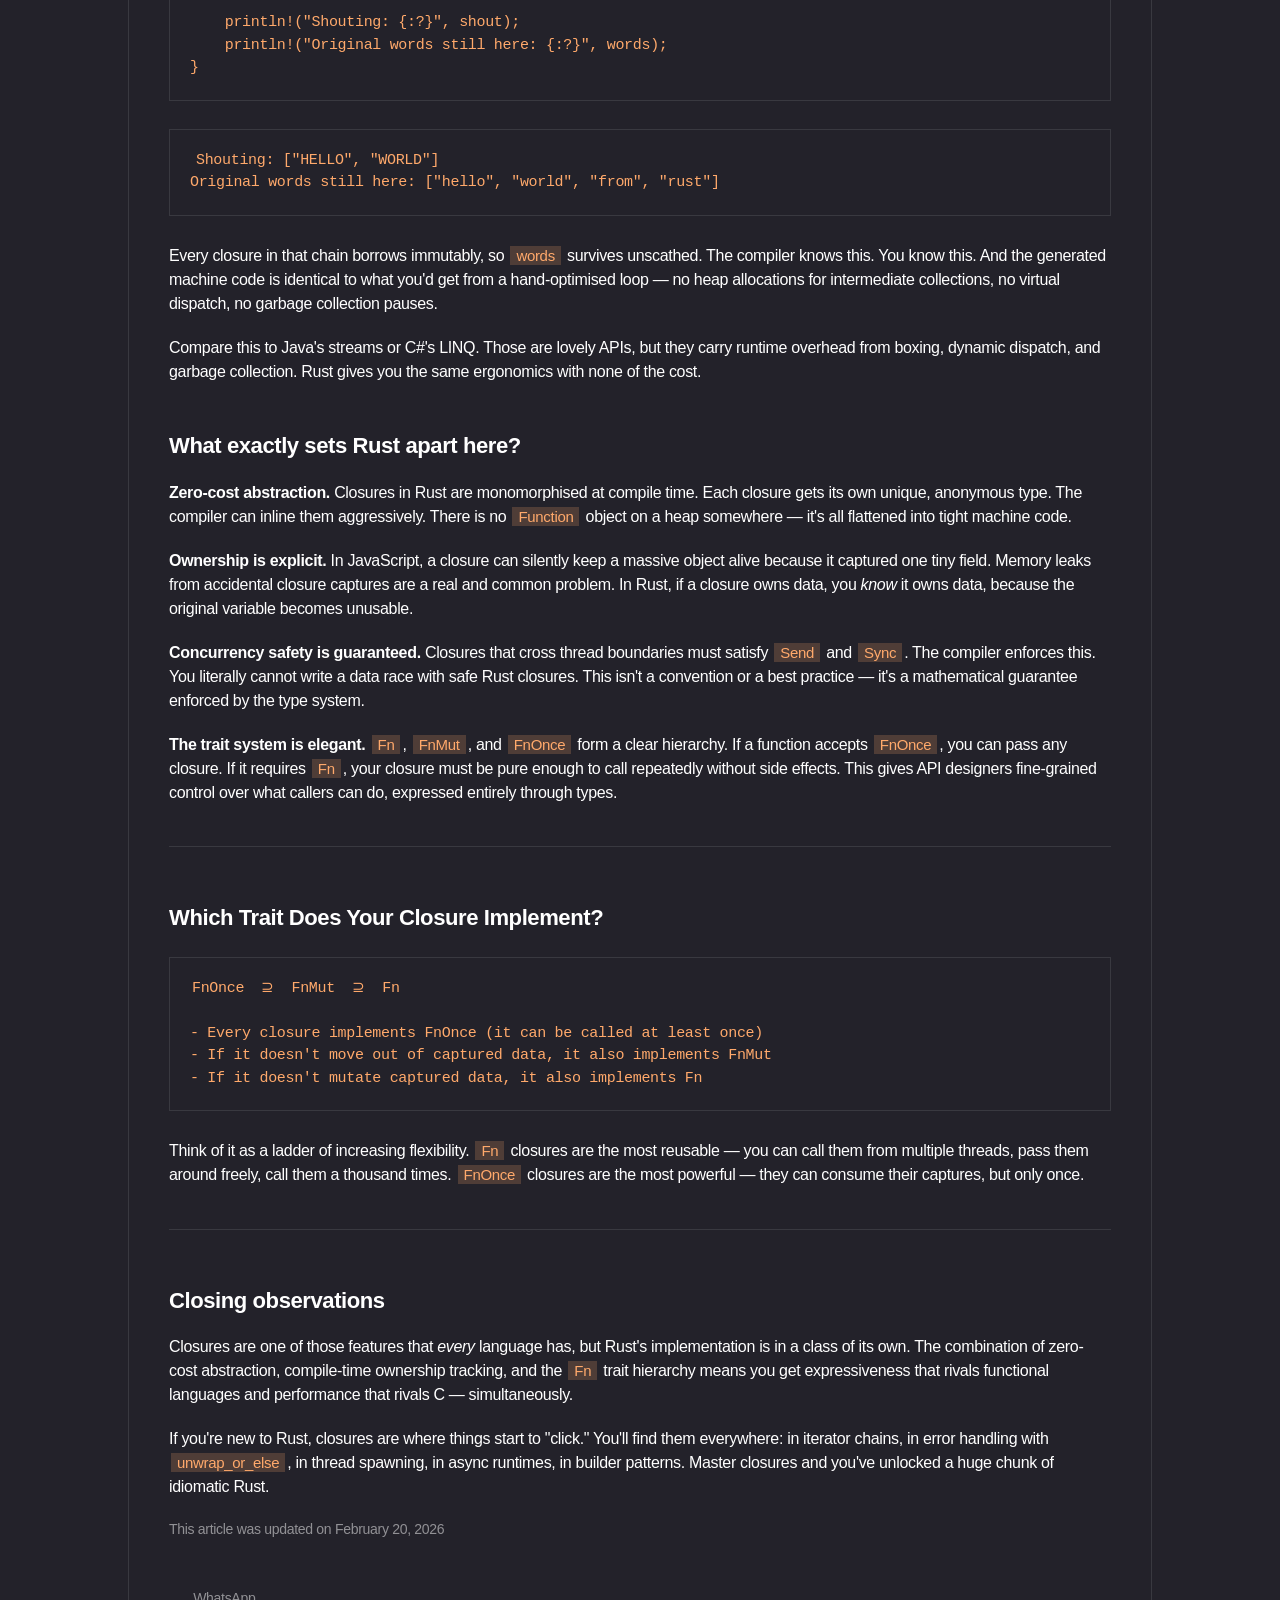
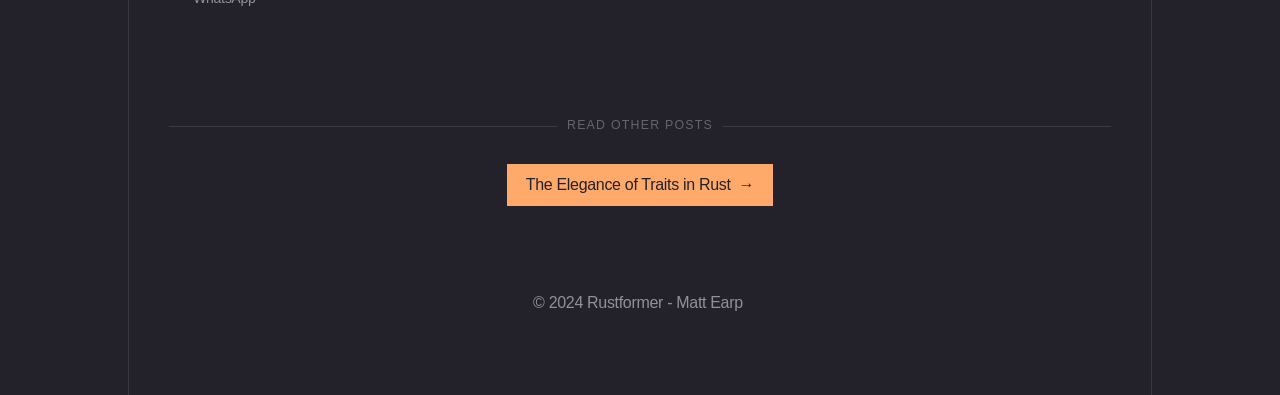
<file: closures-in-rust-your-new-favourite-superpower.html>
<!DOCTYPE html><html lang="en-gb"><head><meta charset="utf-8"><meta http-equiv="X-UA-Compatible" content="IE=edge"><meta name="viewport" content="width=device-width,initial-scale=1"><title>Closures in Rust - RUSTFORMER</title><meta name="description" content="You know that feeling when you discover a feature in a language and think, 'Ok… Really interesting that is all just built in!' That's closures in Rust. They look simple on the surface — just little anonymous functions you can toss around — but underneath,&hellip;"><meta name="generator" content="Publii Open-Source CMS for Static Site"><link rel="canonical" href="https://madkrell.github.io/rustformer-pages/closures-in-rust-your-new-favourite-superpower.html"><link rel="alternate" type="application/atom+xml" href="https://madkrell.github.io/rustformer-pages/feed.xml" title="RUSTFORMER - RSS"><link rel="alternate" type="application/json" href="https://madkrell.github.io/rustformer-pages/feed.json" title="RUSTFORMER - JSON"><meta property="og:title" content="Closures in Rust"><meta property="og:site_name" content="RUSTFORMER"><meta property="og:description" content="You know that feeling when you discover a feature in a language and think, 'Ok… Really interesting that is all just built in!' That's closures in Rust. They look simple on the surface — just little anonymous functions you can toss around — but underneath,&hellip;"><meta property="og:url" content="https://madkrell.github.io/rustformer-pages/closures-in-rust-your-new-favourite-superpower.html"><meta property="og:type" content="article"><link rel="stylesheet" href="https://madkrell.github.io/rustformer-pages/assets/css/style.css?v=3e6508779dc50274c538cce3e04ffe22"><script type="application/ld+json">{"@context":"http://schema.org","@type":"Article","mainEntityOfPage":{"@type":"WebPage","@id":"https://madkrell.github.io/rustformer-pages/closures-in-rust-your-new-favourite-superpower.html"},"headline":"Closures in Rust","datePublished":"2026-02-19T20:16+00:00","dateModified":"2026-02-20T19:59+00:00","description":"You know that feeling when you discover a feature in a language and think, 'Ok… Really interesting that is all just built in!' That's closures in Rust. They look simple on the surface — just little anonymous functions you can toss around — but underneath,&hellip;","author":{"@type":"Person","name":"Matt Earp","url":"https://madkrell.github.io/rustformer-pages/authors/matt-earp/"},"publisher":{"@type":"Organization","name":"Matt Earp"}}</script><noscript><style>img[loading] {
                    opacity: 1;
                }</style></noscript></head><body class="post-template"><div class="container container--center"><header class="header"><div class="header__logo"><a class="logo" href="https://madkrell.github.io/rustformer-pages/">RUSTFORMER</a></div></header><main class="content"><article class="post"><header><h1 class="post__title">Closures in Rust</h1><div class="post__meta"><time datetime="2026-02-19T20:16" class="post__date">February 19, 2026 </time><span class="post__author"><a href="https://madkrell.github.io/rustformer-pages/authors/matt-earp/" class="feed__author">Matt Earp</a></span></div></header><div class="post__entry"><p><strong>You know that feeling when you discover a feature in a language and think, "Ok… Really interesting that is all just built in!"</strong> That's closures in Rust. They look simple on the surface — just little anonymous functions you can toss around — but underneath, Rust's ownership system turns them into something special. Something other mainstream languages do not quite pull off.</p><p>Let's dig in.</p><hr><h2>So What is a Closure?</h2><p>If you've used JavaScript, Python, or pretty much any modern language, you've met closures before. They're functions that "close over" their environment — meaning they can reach out and grab variables from the scope they were defined in.</p><p>Here's the twist: in most languages, closures just… grab stuff. There's a garbage collector to clean up the mess later. Nobody thinks about who <em>owns</em> what.</p><p>Rust doesn't have a garbage collector. Rust thinks about who owns what <em><strong>all</strong> the time</em>. And rather than making closures painful, this actually makes them <strong>brilliant</strong> — because the compiler figures out, at compile time, exactly how your closure interacts with the data around it. No runtime overhead. No hidden copies. No surprise mutations.</p><p>Let's see it in action.</p><hr><h2>The Three Flavours of Capture</h2><p>When a closure reaches out and grabs a variable from its environment, Rust decides <em>how</em> to capture it based on what the closure actually does with it. There are three modes, and they map directly onto Rust's core ownership concepts:</p><table><thead><tr><th>Capture Mode</th><th>What Happens</th><th>Trait Implemented</th></tr></thead><tbody><tr><td><strong>Immutable borrow</strong> (<code>&amp;T</code>)</td><td>The closure peeks at the data but doesn't change it</td><td><code>Fn</code></td></tr><tr><td><strong>Mutable borrow</strong> (<code>&amp;mut T</code>)</td><td>The closure modifies the data in place</td><td><code>FnMut</code></td></tr><tr><td><strong>Ownership</strong> (<code>T</code>)</td><td>The closure <em>takes</em> the data — the original variable is gone</td><td><code>FnOnce</code></td></tr></tbody></table><p>The beautiful part? <strong>You don't have to pick.</strong> Rust infers the least restrictive mode that makes your code work. You write natural, readable code, and the compiler does the rest.</p><h2>Flavour 1: Borrowing Immutably </h2><pre class="language-rust"><code>fn main() {
    let names = vec![
        "Alice".to_string(),
        "Bob".to_string(),
        "Charlie".to_string(),
    ];

    // This closure only *reads* `names`, so Rust borrows it immutably
    let print_count = || println!("Count: {}", names.len());

    print_count();

    // `names` is still perfectly usable here — nothing was consumed!
    println!("Names still here: {}", names.len());
}</code></pre><pre><code class="language-rust"></code><code>Count: 3
Names still here: 3
</code></pre><p>The closure <code>print_count</code> calls <code>names.len()</code>, which only needs a shared reference. Rust sees this and automatically captures <code>names</code> by <code>&amp;T</code> — an immutable borrow. The closure implements the <code>Fn</code> trait, meaning you can call it as many times as you like, and <code>names</code> remains completely untouched and usable afterwards.</p><p>In a language like JavaScript, you'd never even think about this. But you'd also never get the <strong>guarantee</strong> that this closure can't mutate your data behind your back. Rust gives you that guarantee at zero cost.</p><h2>Flavour 2: Borrowing Mutably</h2><pre class="language-rust"><code>fn main() {
    let mut scores = vec![10, 20, 30];

    // This closure *modifies* `scores`, so Rust borrows it mutably
    let mut add_score = || scores.push(40);

    add_score();

    println!("Scores after mutation: {:?}", scores);
}</code></pre><pre><code class="language-rust"></code><code>Scores after mutation: [10, 20, 30, 40]
</code></pre><p>Now we're pushing to the vector, which requires <code>&amp;mut self</code>. Rust automatically upgrades the capture to a <strong>mutable borrow</strong> (<code>&amp;mut T</code>). Notice two things:</p><ol><li><p>The closure itself must be declared <code>let mut add_score</code> — because calling it mutates state, so the binding to the closure needs to be mutable too. Rust makes the mutation <em>visible</em> in the code. No sneaky side effects hiding behind an innocent-looking variable.</p></li><li><p>You can't use <code>scores</code> while the mutable borrow is active. Try inserting a <code>println!("{:?}", scores)</code> between the closure definition and the call, and the compiler will politely refuse. This is Rust's borrowing rule — <strong>one mutable reference at a time</strong> — and it applies to closures exactly the same way it applies everywhere else. Consistency is king.</p></li></ol><h2>Flavour 3: Taking Ownership </h2><p>Sometimes a closure needs to <em>own</em> its data outright. This happens most often when the closure outlives the scope it was created in — think spawning a thread or returning a closure from a function. That's where the <code>move</code> keyword comes in.</p><p>But ownership transfer also happens naturally with iterators:</p><pre class="language-rust"><code>fn main() {
    let data = vec![1, 2, 3, 4, 5];

    // `into_iter()` consumes `data`, transferring ownership into the iterator chain
    let doubled: Vec&lt;i32&gt; = data.into_iter().map(|x| x * 2).collect();

    // `data` is gone — uncomment the next line and the compiler will stop you:
    // println!("{:?}", data);  // ERROR: value used after move

    println!("Doubled: {:?}", doubled);
}</code></pre><pre><code class="language-rust"></code><code>Doubled: [2, 4, 6, 8, 10]
</code></pre><p>Here, <code>into_iter()</code> consumes the vector, and the closure <code>|x| x * 2</code> receives each element by value. The original <code>data</code> is gone. This isn't a runtime error waiting to happen — the compiler catches it <em>before your code ever runs</em>.</p><p>Try doing that in Python. You'd get a valid but empty list, or worse, a subtle bug. In Rust, misuse of moved data is a compile-time impossibility.</p><hr><h2>The <code>move</code> Keyword: Forcing Ownership</h2><p>Sometimes Rust's inference picks an immutable borrow, but you <em>need</em> the closure to own the data — typically because you're sending it to another thread. That's when you reach for <code>move</code>:</p><pre class="language-rust"><code>use std::thread;

fn main() {
    let greeting = String::from("Hello from the other side!");

    // Without `move`, this won't compile — the thread might outlive `greeting`
    let handle = thread::spawn(move || {
        println!("{greeting}");
    });

    // `greeting` has been moved into the closure — it's no longer available here
    // println!("{greeting}");  // ERROR: value used after move

    handle.join().unwrap();
}</code></pre><pre><code class="language-rust"></code>The <code>move</code> keyword tells Rust: "I don't care what the closure <em>needs</em> — give it ownership of <strong>everything</strong> it captures." This is essential for thread safety, because Rust's type system requires that data sent across threads is <code>Send</code>, and a dangling reference definitely isn't.</pre><p>This is where Rust truly separates itself from the pack. In Go for example, you can accidentally share a pointer across goroutines and get a data race. In Java, you're relying on <code>synchronized</code> blocks and hoping for the best. In Rust, <strong>data races involving closures are a compile-time error.</strong> Full stop.</p><hr><h2>Closures + Iterators </h2><p>If closures are a bit like a Rust superpower, iterators are the hero's cape. Together, they let you write expressive, functional-style transformations that compile down to code as fast as a hand-written <code>for</code> loop (seriously — Rust calls these "zero-cost abstractions" and they mean it).</p><pre class="language-rust"><code>fn main() {
    let words = vec!["hello", "world", "from", "rust"];

    // Chain closures together for expressive data pipelines
    let shout: Vec&lt;String&gt; = words
        .iter()                          // borrow each element
        .filter(|w| w.len() &gt; 4)         // keep only words longer than 4 chars
        .map(|w| w.to_uppercase())        // transform to uppercase
        .collect();                       // gather into a new Vec

    println!("Shouting: {:?}", shout);
    println!("Original words still here: {:?}", words);
}</code></pre><pre><code class="language-rust"></code><code>Shouting: ["HELLO", "WORLD"]
Original words still here: ["hello", "world", "from", "rust"]
</code></pre><p>Every closure in that chain borrows immutably, so <code>words</code> survives unscathed. The compiler knows this. You know this. And the generated machine code is identical to what you'd get from a hand-optimised loop — no heap allocations for intermediate collections, no virtual dispatch, no garbage collection pauses.</p><p>Compare this to Java's streams or C#'s LINQ. Those are lovely APIs, but they carry runtime overhead from boxing, dynamic dispatch, and garbage collection. Rust gives you the same ergonomics with none of the cost.</p><h2>What exactly sets Rust apart here?</h2><p><strong>Zero-cost abstraction.</strong> Closures in Rust are monomorphised at compile time. Each closure gets its own unique, anonymous type. The compiler can inline them aggressively. There is no <code>Function</code> object on a heap somewhere — it's all flattened into tight machine code.</p><p><strong>Ownership is explicit.</strong> In JavaScript, a closure can silently keep a massive object alive because it captured one tiny field. Memory leaks from accidental closure captures are a real and common problem. In Rust, if a closure owns data, you <em>know</em> it owns data, because the original variable becomes unusable.</p><p><strong>Concurrency safety is guaranteed.</strong> Closures that cross thread boundaries must satisfy <code>Send</code> and <code>Sync</code>. The compiler enforces this. You literally cannot write a data race with safe Rust closures. This isn't a convention or a best practice — it's a mathematical guarantee enforced by the type system.</p><p><strong>The trait system is elegant.</strong> <code>Fn</code>, <code>FnMut</code>, and <code>FnOnce</code> form a clear hierarchy. If a function accepts <code>FnOnce</code>, you can pass any closure. If it requires <code>Fn</code>, your closure must be pure enough to call repeatedly without side effects. This gives API designers fine-grained control over what callers can do, expressed entirely through types.</p><hr><h2>Which Trait Does Your Closure Implement?</h2><pre><code>FnOnce  ⊇  FnMut  ⊇  Fn

- Every closure implements FnOnce (it can be called at least once)
- If it doesn't move out of captured data, it also implements FnMut
- If it doesn't mutate captured data, it also implements Fn
</code></pre><p>Think of it as a ladder of increasing flexibility. <code>Fn</code> closures are the most reusable — you can call them from multiple threads, pass them around freely, call them a thousand times. <code>FnOnce</code> closures are the most powerful — they can consume their captures, but only once.</p><hr><h2>Closing observations</h2><p>Closures are one of those features that <em>every</em> language has, but Rust's implementation is in a class of its own. The combination of zero-cost abstraction, compile-time ownership tracking, and the <code>Fn</code> trait hierarchy means you get expressiveness that rivals functional languages and performance that rivals C — simultaneously.</p><p>If you're new to Rust, closures are where things start to "click." You'll find them everywhere: in iterator chains, in error handling with <code>unwrap_or_else</code>, in thread spawning, in async runtimes, in builder patterns. Master closures and you've unlocked a huge chunk of idiomatic Rust.</p></div><footer class="wrapper post__footer"><p class="post__last-updated">This article was updated on February 20, 2026</p><div class="post__share"><a href="https://api.whatsapp.com/send?text=Closures%20in%20Rust https%3A%2F%2Fmadkrell.github.io%2Frustformer-pages%2Fclosures-in-rust-your-new-favourite-superpower.html" class="js-share invert whatsapp" rel="nofollow noopener noreferrer"><svg class="icon" aria-hidden="true" focusable="false"><use xlink:href="https://madkrell.github.io/rustformer-pages/assets/svg/svg-map.svg#whatsapp"/></svg> <span>WhatsApp</span></a></div></footer><nav class="pagination"><div class="pagination__title"><span>Read other posts</span></div><div class="pagination__buttons"><a href="https://madkrell.github.io/rustformer-pages/the-elegance-of-traits-in-rust.html" class="btn next" rel="next" aria-label="[MISSING TRANSLATION]:  The Elegance of Traits in Rust "><span class="btn__text">The Elegance of Traits in Rust</span> <span class="btn__icon">→</span></a></div></nav></article></main><footer class="footer"><div class="footer__inner"><div class="footer__copyright"><p>© 2024 Rustformer - Matt Earp </p></div></div></footer></div><script defer="defer" src="https://madkrell.github.io/rustformer-pages/assets/js/scripts.min.js?v=c2232aa7558e9517946129d2a1b8c770"></script><script>window.publiiThemeMenuConfig={mobileMenuMode:'sidebar',animationSpeed:300,submenuWidth: 'auto',doubleClickTime:500,mobileMenuExpandableSubmenus:true,relatedContainerForOverlayMenuSelector:'.top'};</script><script>var images = document.querySelectorAll('img[loading]');
        for (var i = 0; i < images.length; i++) {
            if (images[i].complete) {
                images[i].classList.add('is-loaded');
            } else {
                images[i].addEventListener('load', function () {
                    this.classList.add('is-loaded');
                }, false);
            }
        }</script></body></html>
</file>
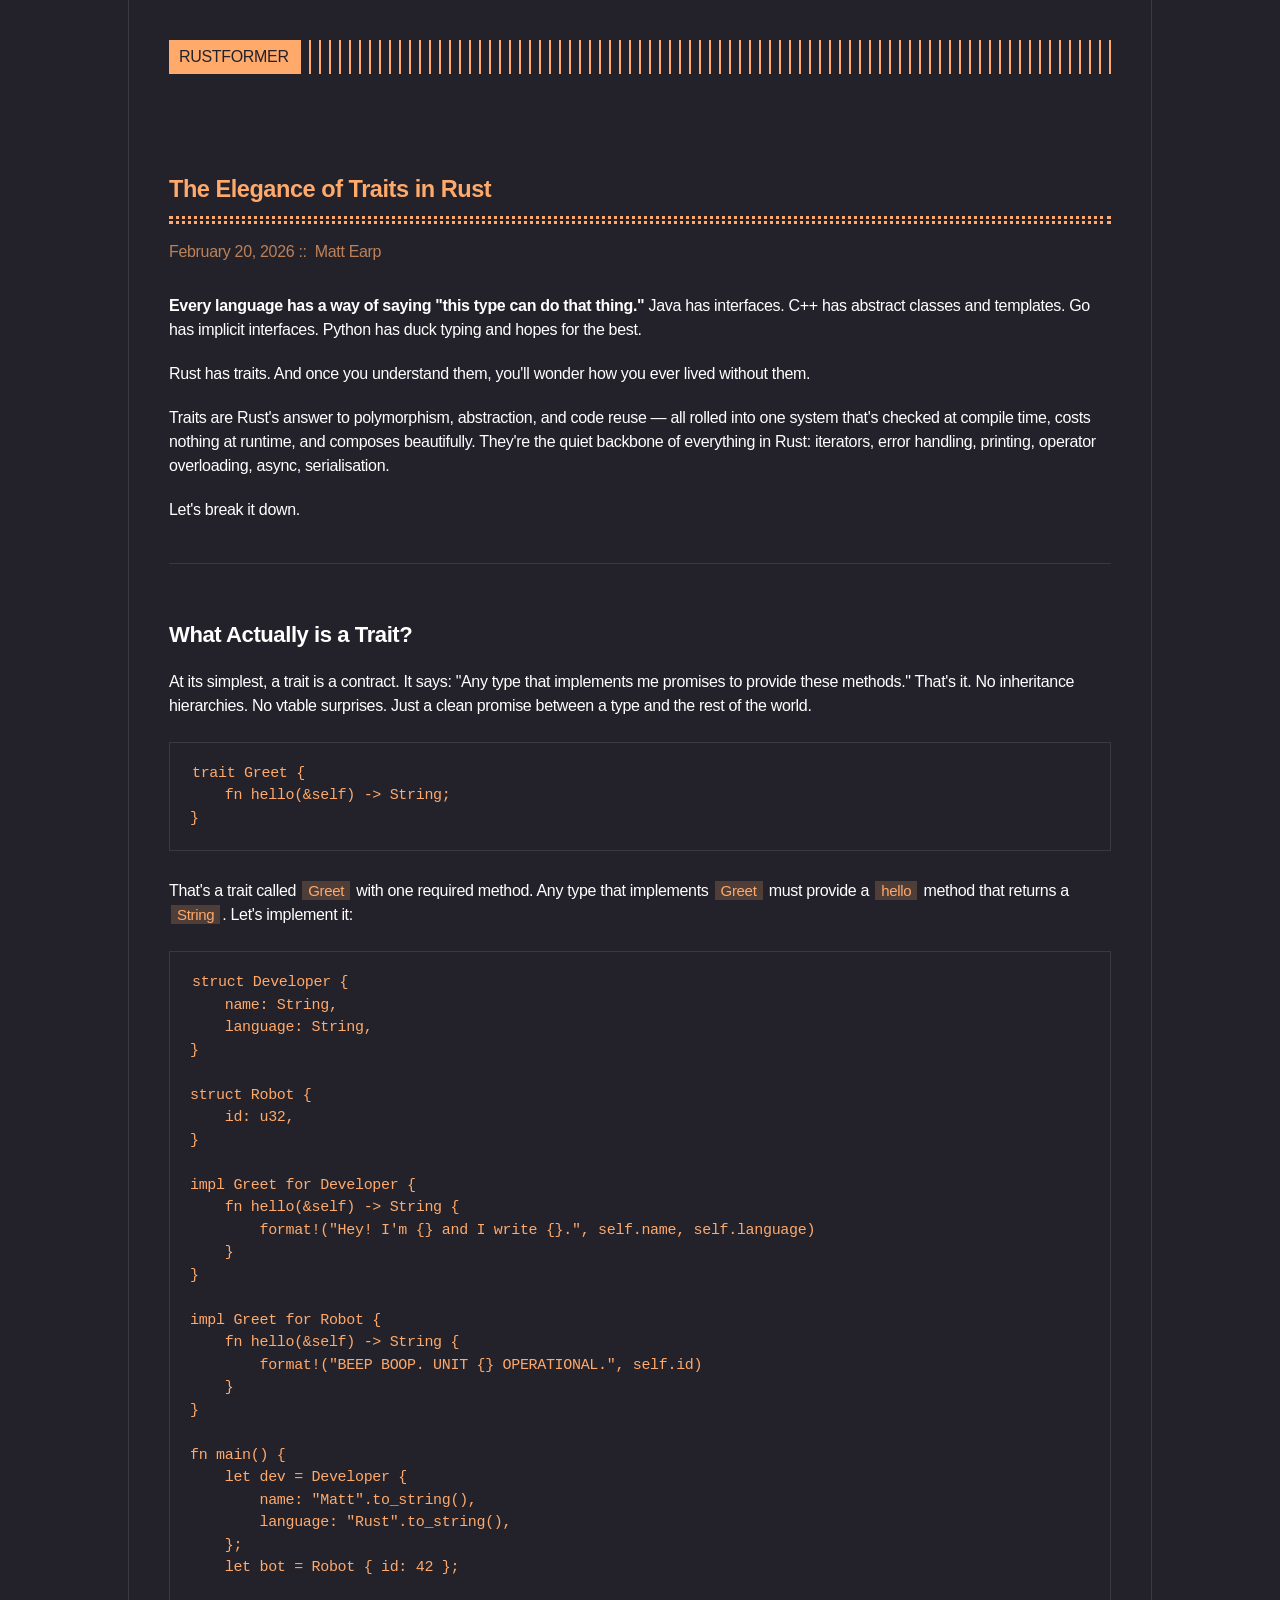
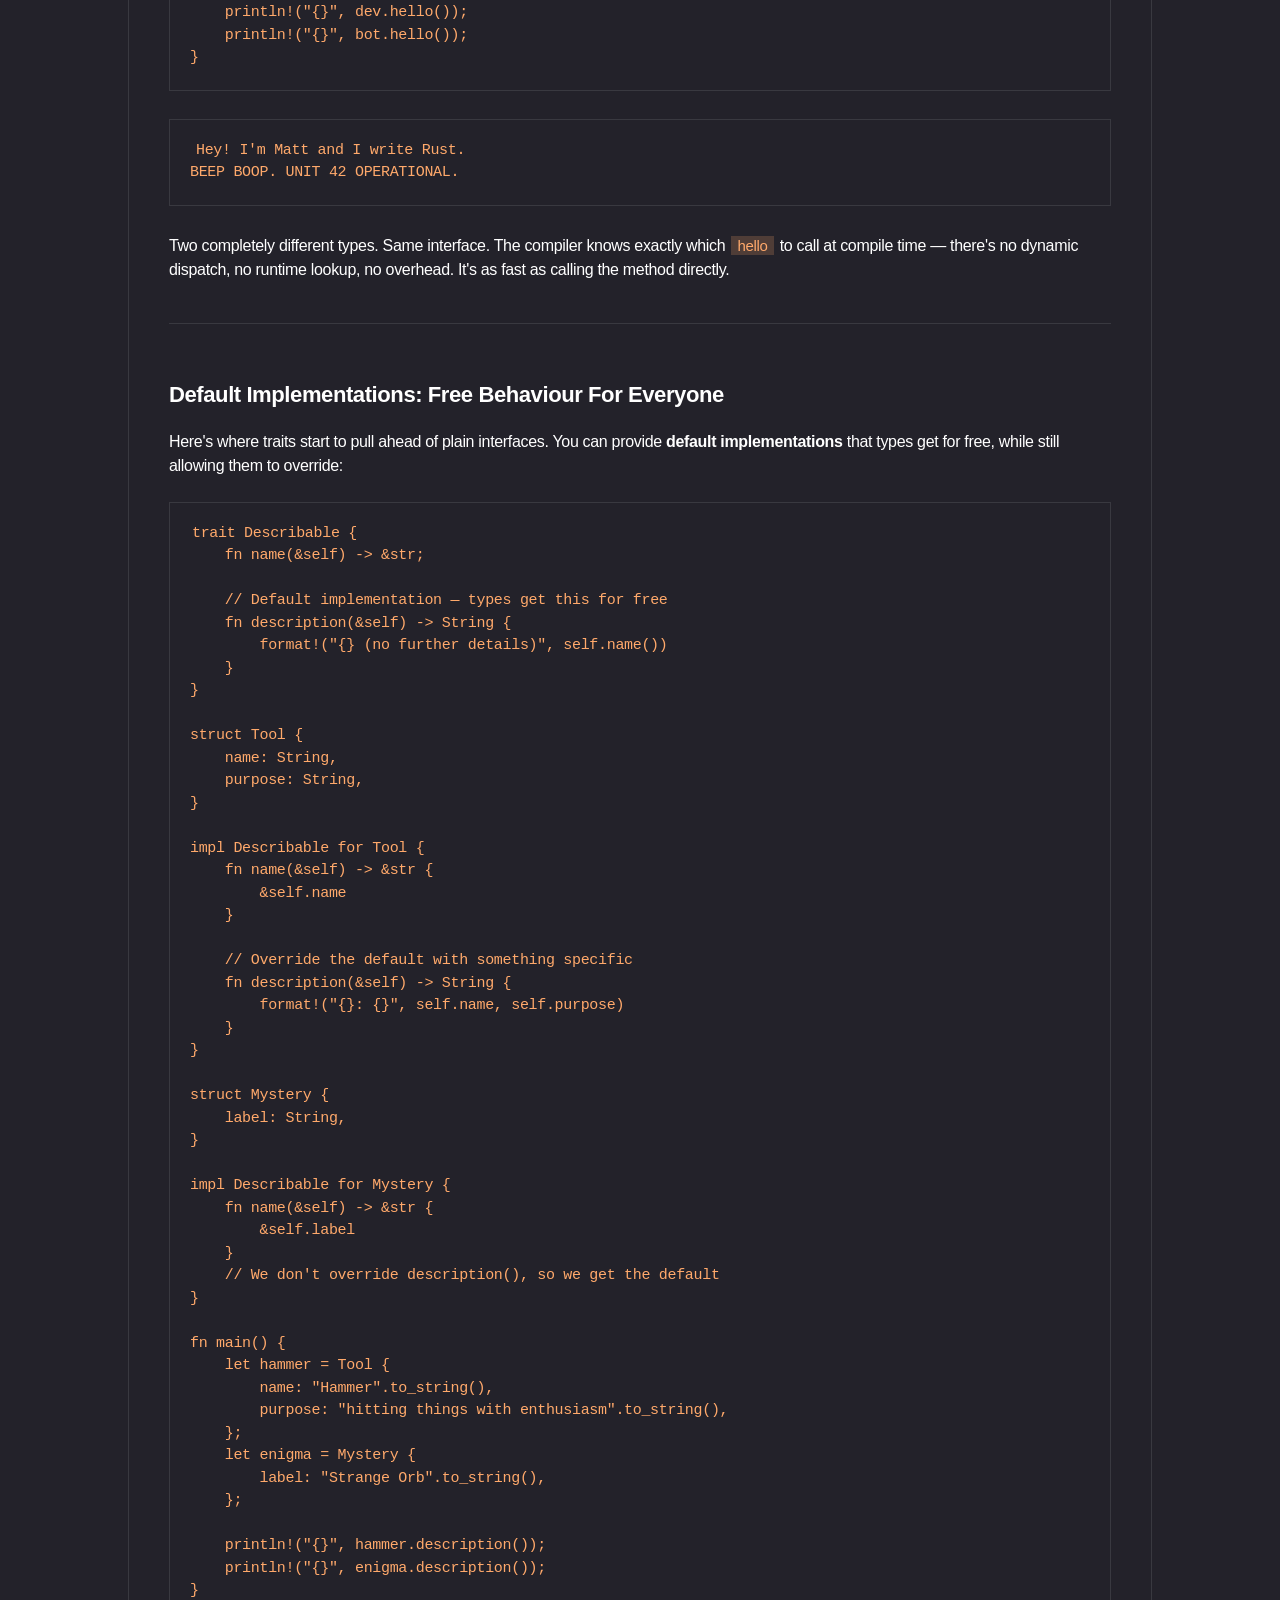
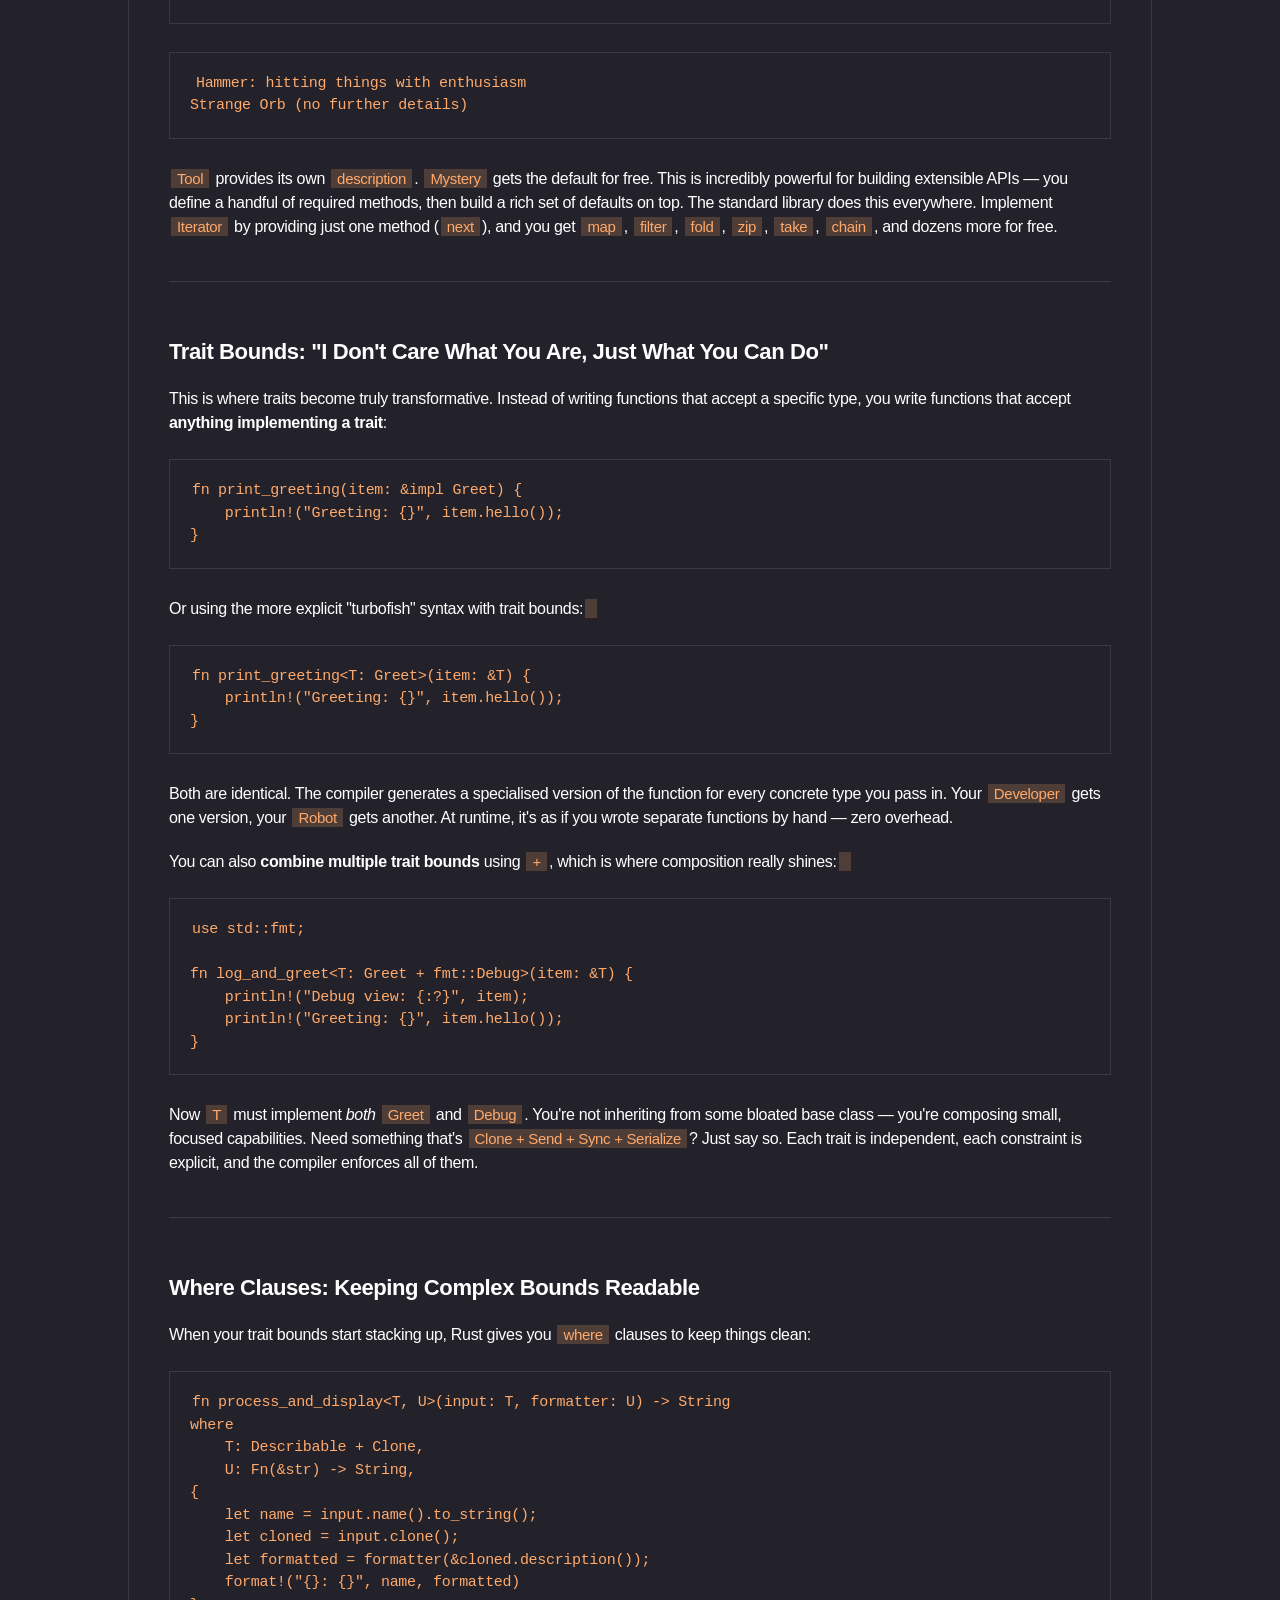
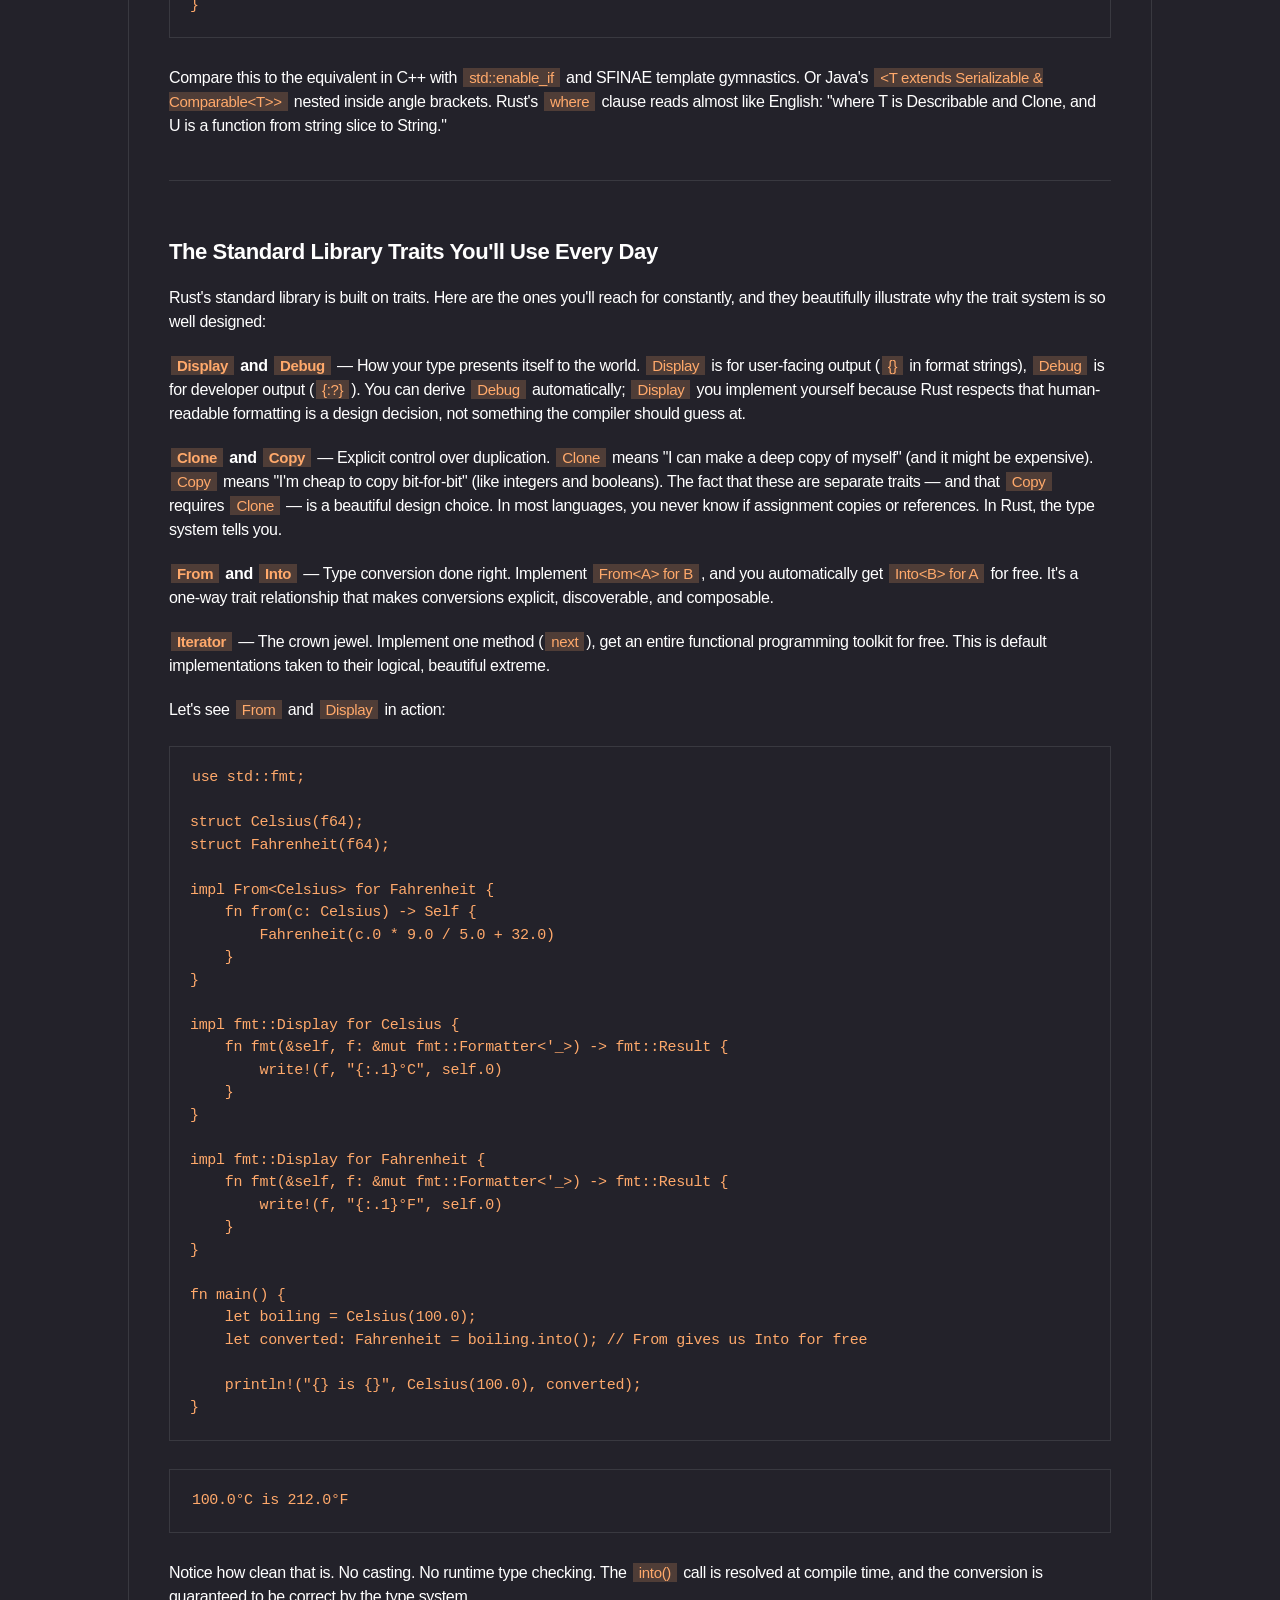
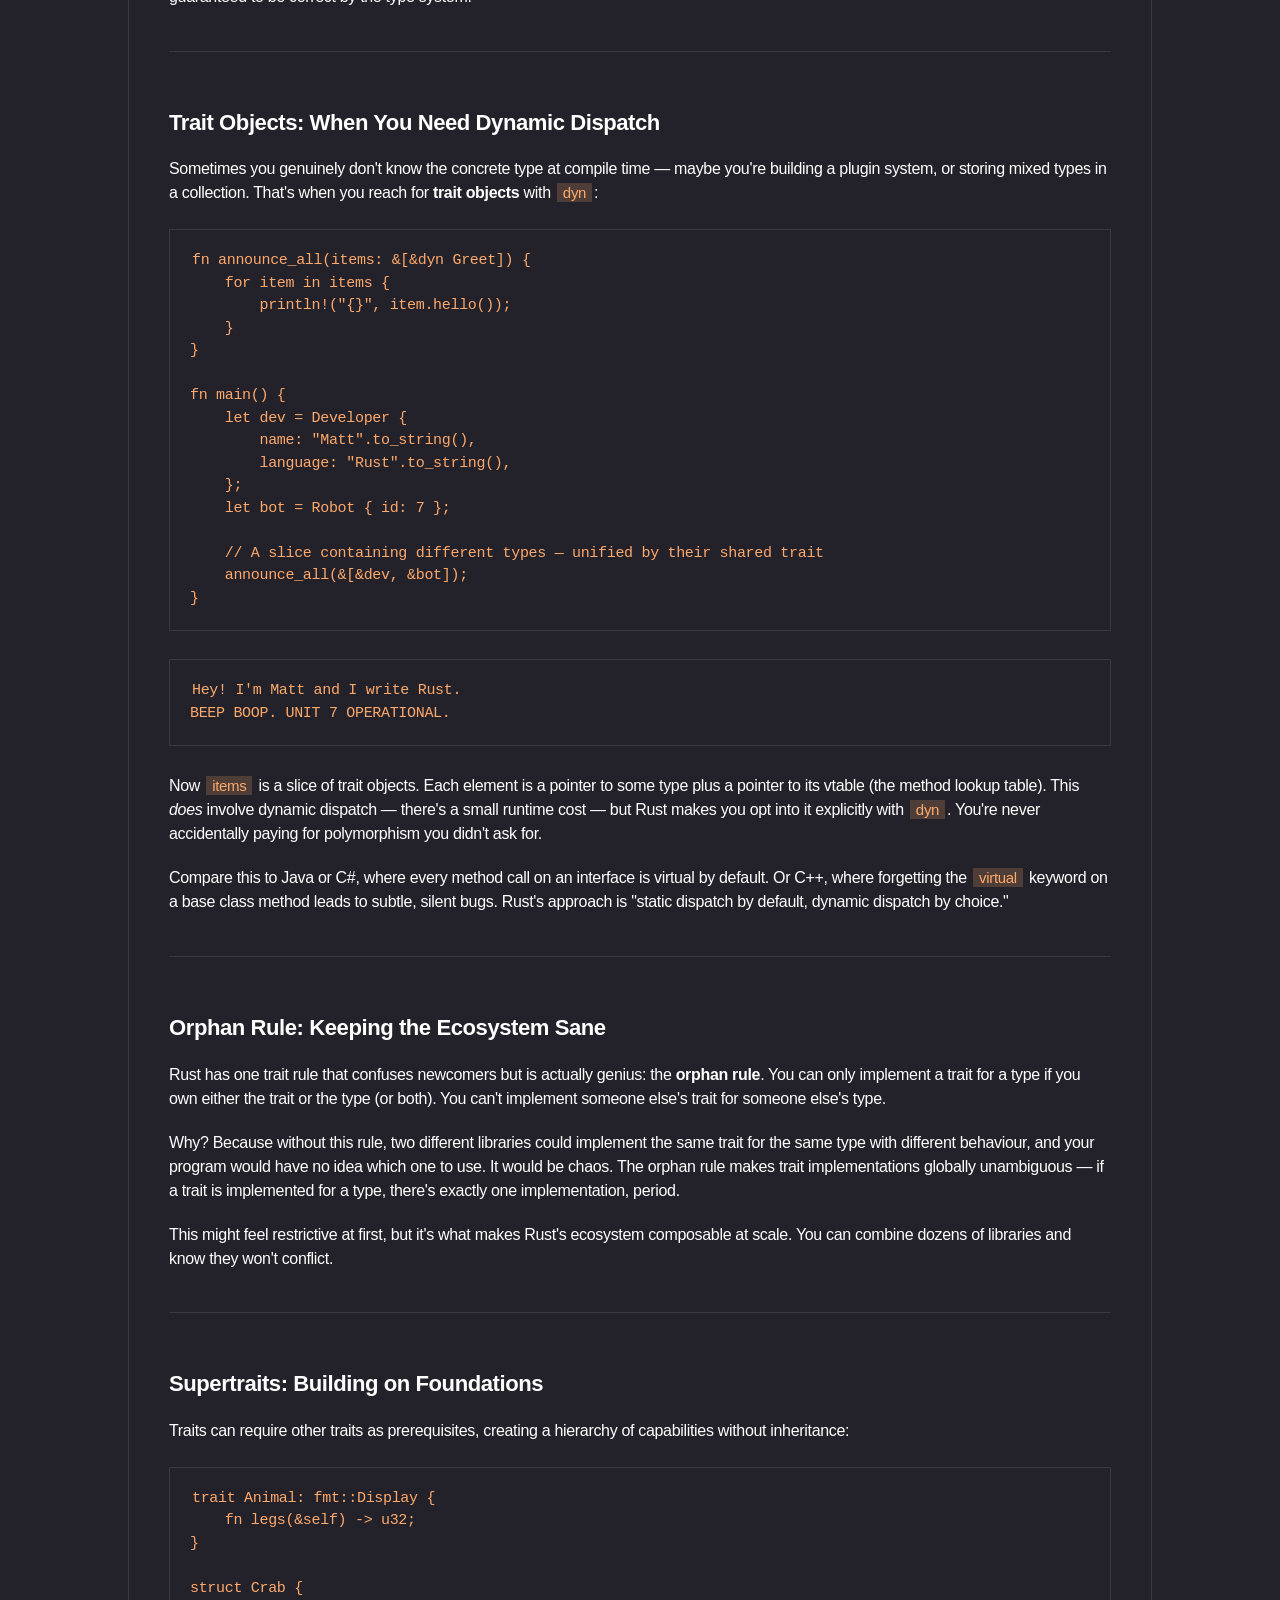
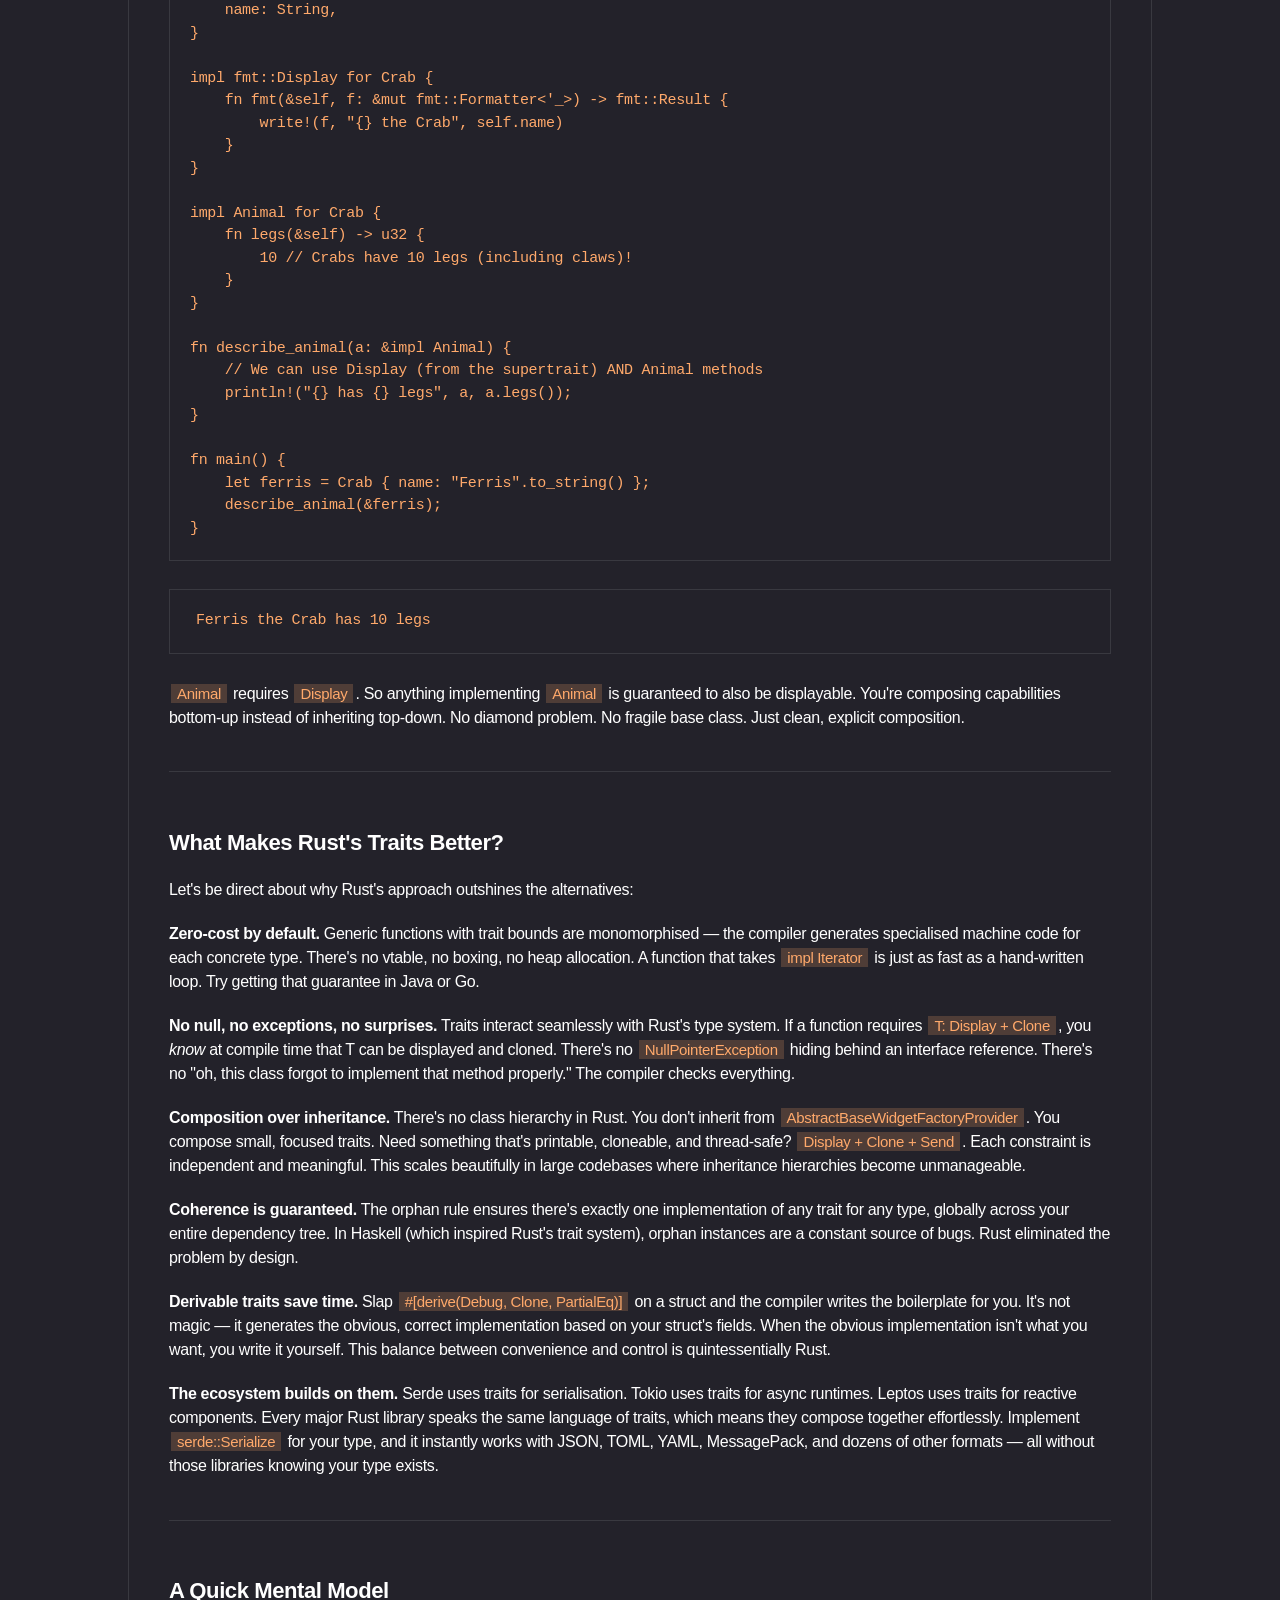
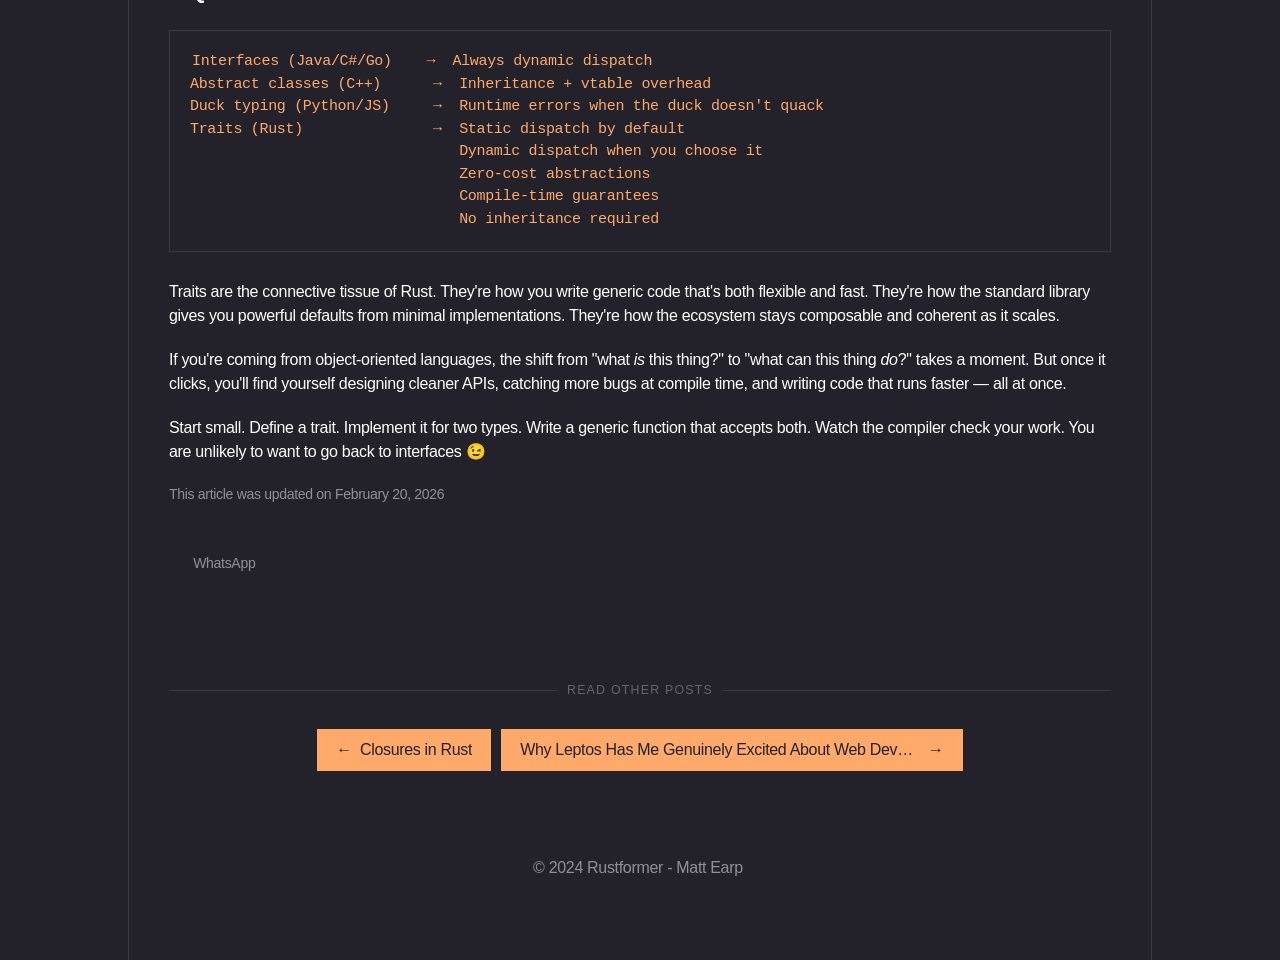
<file: the-elegance-of-traits-in-rust.html>
<!DOCTYPE html><html lang="en-gb"><head><meta charset="utf-8"><meta http-equiv="X-UA-Compatible" content="IE=edge"><meta name="viewport" content="width=device-width,initial-scale=1"><title>The Elegance of Traits in Rust - RUSTFORMER</title><meta name="description" content="Every language has a way of saying 'this type can do that thing.' Java has interfaces. C++ has abstract classes and templates. Go has implicit interfaces. Python has duck typing and hopes for the best. Rust has traits. And once you understand them, you'll wonder&hellip;"><meta name="generator" content="Publii Open-Source CMS for Static Site"><link rel="canonical" href="https://madkrell.github.io/rustformer-pages/the-elegance-of-traits-in-rust.html"><link rel="alternate" type="application/atom+xml" href="https://madkrell.github.io/rustformer-pages/feed.xml" title="RUSTFORMER - RSS"><link rel="alternate" type="application/json" href="https://madkrell.github.io/rustformer-pages/feed.json" title="RUSTFORMER - JSON"><meta property="og:title" content="The Elegance of Traits in Rust"><meta property="og:site_name" content="RUSTFORMER"><meta property="og:description" content="Every language has a way of saying 'this type can do that thing.' Java has interfaces. C++ has abstract classes and templates. Go has implicit interfaces. Python has duck typing and hopes for the best. Rust has traits. And once you understand them, you'll wonder&hellip;"><meta property="og:url" content="https://madkrell.github.io/rustformer-pages/the-elegance-of-traits-in-rust.html"><meta property="og:type" content="article"><link rel="stylesheet" href="https://madkrell.github.io/rustformer-pages/assets/css/style.css?v=3e6508779dc50274c538cce3e04ffe22"><script type="application/ld+json">{"@context":"http://schema.org","@type":"Article","mainEntityOfPage":{"@type":"WebPage","@id":"https://madkrell.github.io/rustformer-pages/the-elegance-of-traits-in-rust.html"},"headline":"The Elegance of Traits in Rust","datePublished":"2026-02-20T20:20+00:00","dateModified":"2026-02-20T20:20+00:00","description":"Every language has a way of saying 'this type can do that thing.' Java has interfaces. C++ has abstract classes and templates. Go has implicit interfaces. Python has duck typing and hopes for the best. Rust has traits. And once you understand them, you'll wonder&hellip;","author":{"@type":"Person","name":"Matt Earp","url":"https://madkrell.github.io/rustformer-pages/authors/matt-earp/"},"publisher":{"@type":"Organization","name":"Matt Earp"}}</script><noscript><style>img[loading] {
                    opacity: 1;
                }</style></noscript></head><body class="post-template"><div class="container container--center"><header class="header"><div class="header__logo"><a class="logo" href="https://madkrell.github.io/rustformer-pages/">RUSTFORMER</a></div></header><main class="content"><article class="post"><header><h1 class="post__title">The Elegance of Traits in Rust</h1><div class="post__meta"><time datetime="2026-02-20T20:20" class="post__date">February 20, 2026 </time><span class="post__author"><a href="https://madkrell.github.io/rustformer-pages/authors/matt-earp/" class="feed__author">Matt Earp</a></span></div></header><div class="post__entry"><p><strong>Every language has a way of saying "this type can do that thing."</strong> Java has interfaces. C++ has abstract classes and templates. Go has implicit interfaces. Python has duck typing and hopes for the best.</p><p>Rust has traits. And once you understand them, you'll wonder how you ever lived without them.</p><p>Traits are Rust's answer to polymorphism, abstraction, and code reuse — all rolled into one system that's checked at compile time, costs nothing at runtime, and composes beautifully. They're the quiet backbone of everything in Rust: iterators, error handling, printing, operator overloading, async, serialisation.</p><p>Let's break it down.</p><hr><h2>What Actually is a Trait?</h2><p>At its simplest, a trait is a contract. It says: "Any type that implements me promises to provide these methods." That's it. No inheritance hierarchies. No vtable surprises. Just a clean promise between a type and the rest of the world.</p><pre class="language-rust"><code>trait Greet {
    fn hello(&amp;self) -&gt; String;
}</code></pre><p>That's a trait called <code>Greet</code> with one required method. Any type that implements <code>Greet</code> must provide a <code>hello</code> method that returns a <code>String</code>. Let's implement it:</p><pre class="language-rust"><code>struct Developer {
    name: String,
    language: String,
}

struct Robot {
    id: u32,
}

impl Greet for Developer {
    fn hello(&amp;self) -&gt; String {
        format!("Hey! I'm {} and I write {}.", self.name, self.language)
    }
}

impl Greet for Robot {
    fn hello(&amp;self) -&gt; String {
        format!("BEEP BOOP. UNIT {} OPERATIONAL.", self.id)
    }
}

fn main() {
    let dev = Developer {
        name: "Matt".to_string(),
        language: "Rust".to_string(),
    };
    let bot = Robot { id: 42 };

    println!("{}", dev.hello());
    println!("{}", bot.hello());
}</code></pre><pre><code class="language-rust"></code><code>Hey! I'm Matt and I write Rust.
BEEP BOOP. UNIT 42 OPERATIONAL.
</code></pre><p>Two completely different types. Same interface. The compiler knows exactly which <code>hello</code> to call at compile time — there's no dynamic dispatch, no runtime lookup, no overhead. It's as fast as calling the method directly.</p><hr><h2>Default Implementations: Free Behaviour For Everyone</h2><p>Here's where traits start to pull ahead of plain interfaces. You can provide <strong>default implementations</strong> that types get for free, while still allowing them to override:</p><pre class="language-rust"><code>trait Describable {
    fn name(&amp;self) -&gt; &amp;str;

    // Default implementation — types get this for free
    fn description(&amp;self) -&gt; String {
        format!("{} (no further details)", self.name())
    }
}

struct Tool {
    name: String,
    purpose: String,
}

impl Describable for Tool {
    fn name(&amp;self) -&gt; &amp;str {
        &amp;self.name
    }

    // Override the default with something specific
    fn description(&amp;self) -&gt; String {
        format!("{}: {}", self.name, self.purpose)
    }
}

struct Mystery {
    label: String,
}

impl Describable for Mystery {
    fn name(&amp;self) -&gt; &amp;str {
        &amp;self.label
    }
    // We don't override description(), so we get the default
}

fn main() {
    let hammer = Tool {
        name: "Hammer".to_string(),
        purpose: "hitting things with enthusiasm".to_string(),
    };
    let enigma = Mystery {
        label: "Strange Orb".to_string(),
    };

    println!("{}", hammer.description());
    println!("{}", enigma.description());
}</code></pre><pre><code class="language-rust"></code><code>Hammer: hitting things with enthusiasm
Strange Orb (no further details)
</code></pre><p><code>Tool</code> provides its own <code>description</code>. <code>Mystery</code> gets the default for free. This is incredibly powerful for building extensible APIs — you define a handful of required methods, then build a rich set of defaults on top. The standard library does this everywhere. Implement <code>Iterator</code> by providing just one method (<code>next</code>), and you get <code>map</code>, <code>filter</code>, <code>fold</code>, <code>zip</code>, <code>take</code>, <code>chain</code>, and dozens more for free.</p><hr><h2>Trait Bounds: "I Don't Care What You Are, Just What You Can Do"</h2><p>This is where traits become truly transformative. Instead of writing functions that accept a specific type, you write functions that accept <strong>anything implementing a trait</strong>:</p><pre class="language-rust"><code>fn print_greeting(item: &amp;impl Greet) {
    println!("Greeting: {}", item.hello());
}</code></pre><p>Or using the more explicit "turbofish" syntax with trait bounds:<code class="language-rust"></code></p><pre class="language-rust"><code>fn print_greeting&lt;T: Greet&gt;(item: &amp;T) {
    println!("Greeting: {}", item.hello());
}</code></pre><p>Both are identical. The compiler generates a specialised version of the function for every concrete type you pass in. Your <code>Developer</code> gets one version, your <code>Robot</code> gets another. At runtime, it's as if you wrote separate functions by hand — zero overhead.</p><p>You can also <strong>combine multiple trait bounds</strong> using <code>+</code>, which is where composition really shines:<code class="language-rust"></code></p><pre class="language-rust"><code>use std::fmt;

fn log_and_greet&lt;T: Greet + fmt::Debug&gt;(item: &amp;T) {
    println!("Debug view: {:?}", item);
    println!("Greeting: {}", item.hello());
}</code></pre><p>Now <code>T</code> must implement <em>both</em> <code>Greet</code> and <code>Debug</code>. You're not inheriting from some bloated base class — you're composing small, focused capabilities. Need something that's <code>Clone + Send + Sync + Serialize</code>? Just say so. Each trait is independent, each constraint is explicit, and the compiler enforces all of them.</p><hr><h2>Where Clauses: Keeping Complex Bounds Readable</h2><p>When your trait bounds start stacking up, Rust gives you <code>where</code> clauses to keep things clean:</p><pre class="language-rust"><code>fn process_and_display&lt;T, U&gt;(input: T, formatter: U) -&gt; String
where
    T: Describable + Clone,
    U: Fn(&amp;str) -&gt; String,
{
    let name = input.name().to_string();
    let cloned = input.clone();
    let formatted = formatter(&amp;cloned.description());
    format!("{}: {}", name, formatted)
}</code></pre><p>Compare this to the equivalent in C++ with <code>std::enable_if</code> and SFINAE template gymnastics. Or Java's <code>&lt;T extends Serializable &amp; Comparable&lt;T&gt;&gt;</code> nested inside angle brackets. Rust's <code>where</code> clause reads almost like English: "where T is Describable and Clone, and U is a function from string slice to String."</p><hr><h2>The Standard Library Traits You'll Use Every Day</h2><p>Rust's standard library is built on traits. Here are the ones you'll reach for constantly, and they beautifully illustrate why the trait system is so well designed:</p><p><strong><code>Display</code> and <code>Debug</code></strong> — How your type presents itself to the world. <code>Display</code> is for user-facing output (<code>{}</code> in format strings), <code>Debug</code> is for developer output (<code>{:?}</code>). You can derive <code>Debug</code> automatically; <code>Display</code> you implement yourself because Rust respects that human-readable formatting is a design decision, not something the compiler should guess at.</p><p><strong><code>Clone</code> and <code>Copy</code></strong> — Explicit control over duplication. <code>Clone</code> means "I can make a deep copy of myself" (and it might be expensive). <code>Copy</code> means "I'm cheap to copy bit-for-bit" (like integers and booleans). The fact that these are separate traits — and that <code>Copy</code> requires <code>Clone</code> — is a beautiful design choice. In most languages, you never know if assignment copies or references. In Rust, the type system tells you.</p><p><strong><code>From</code> and <code>Into</code></strong> — Type conversion done right. Implement <code>From&lt;A&gt; for B</code>, and you automatically get <code>Into&lt;B&gt; for A</code> for free. It's a one-way trait relationship that makes conversions explicit, discoverable, and composable.</p><p><strong><code>Iterator</code></strong> — The crown jewel. Implement one method (<code>next</code>), get an entire functional programming toolkit for free. This is default implementations taken to their logical, beautiful extreme.</p><p>Let's see <code>From</code> and <code>Display</code> in action:</p><pre class="language-rust"><code>use std::fmt;

struct Celsius(f64);
struct Fahrenheit(f64);

impl From&lt;Celsius&gt; for Fahrenheit {
    fn from(c: Celsius) -&gt; Self {
        Fahrenheit(c.0 * 9.0 / 5.0 + 32.0)
    }
}

impl fmt::Display for Celsius {
    fn fmt(&amp;self, f: &amp;mut fmt::Formatter&lt;'_&gt;) -&gt; fmt::Result {
        write!(f, "{:.1}°C", self.0)
    }
}

impl fmt::Display for Fahrenheit {
    fn fmt(&amp;self, f: &amp;mut fmt::Formatter&lt;'_&gt;) -&gt; fmt::Result {
        write!(f, "{:.1}°F", self.0)
    }
}

fn main() {
    let boiling = Celsius(100.0);
    let converted: Fahrenheit = boiling.into(); // From gives us Into for free

    println!("{} is {}", Celsius(100.0), converted);
}</code></pre><pre><code>100.0°C is 212.0°F
</code></pre><p>Notice how clean that is. No casting. No runtime type checking. The <code>into()</code> call is resolved at compile time, and the conversion is guaranteed to be correct by the type system.</p><hr><h2>Trait Objects: When You Need Dynamic Dispatch</h2><p>Sometimes you genuinely don't know the concrete type at compile time — maybe you're building a plugin system, or storing mixed types in a collection. That's when you reach for <strong>trait objects</strong> with <code>dyn</code>:</p><pre class="language-rust"><code>fn announce_all(items: &amp;[&amp;dyn Greet]) {
    for item in items {
        println!("{}", item.hello());
    }
}

fn main() {
    let dev = Developer {
        name: "Matt".to_string(),
        language: "Rust".to_string(),
    };
    let bot = Robot { id: 7 };

    // A slice containing different types — unified by their shared trait
    announce_all(&amp;[&amp;dev, &amp;bot]);
}</code></pre><pre><code>Hey! I'm Matt and I write Rust.
BEEP BOOP. UNIT 7 OPERATIONAL.
</code></pre><p>Now <code>items</code> is a slice of trait objects. Each element is a pointer to some type plus a pointer to its vtable (the method lookup table). This <em>does</em> involve dynamic dispatch — there's a small runtime cost — but Rust makes you opt into it explicitly with <code>dyn</code>. You're never accidentally paying for polymorphism you didn't ask for.</p><p>Compare this to Java or C#, where every method call on an interface is virtual by default. Or C++, where forgetting the <code>virtual</code> keyword on a base class method leads to subtle, silent bugs. Rust's approach is "static dispatch by default, dynamic dispatch by choice."</p><hr><h2>Orphan Rule: Keeping the Ecosystem Sane</h2><p>Rust has one trait rule that confuses newcomers but is actually genius: the <strong>orphan rule</strong>. You can only implement a trait for a type if you own either the trait or the type (or both). You can't implement someone else's trait for someone else's type.</p><p>Why? Because without this rule, two different libraries could implement the same trait for the same type with different behaviour, and your program would have no idea which one to use. It would be chaos. The orphan rule makes trait implementations globally unambiguous — if a trait is implemented for a type, there's exactly one implementation, period.</p><p>This might feel restrictive at first, but it's what makes Rust's ecosystem composable at scale. You can combine dozens of libraries and know they won't conflict.</p><hr><h2>Supertraits: Building on Foundations</h2><p>Traits can require other traits as prerequisites, creating a hierarchy of capabilities without inheritance:</p><pre class="language-rust"><code>trait Animal: fmt::Display {
    fn legs(&amp;self) -&gt; u32;
}

struct Crab {
    name: String,
}

impl fmt::Display for Crab {
    fn fmt(&amp;self, f: &amp;mut fmt::Formatter&lt;'_&gt;) -&gt; fmt::Result {
        write!(f, "{} the Crab", self.name)
    }
}

impl Animal for Crab {
    fn legs(&amp;self) -&gt; u32 {
        10 // Crabs have 10 legs (including claws)!
    }
}

fn describe_animal(a: &amp;impl Animal) {
    // We can use Display (from the supertrait) AND Animal methods
    println!("{} has {} legs", a, a.legs());
}

fn main() {
    let ferris = Crab { name: "Ferris".to_string() };
    describe_animal(&amp;ferris);
}</code></pre><pre><code class="language-rust"></code><code>Ferris the Crab has 10 legs
</code></pre><p><code>Animal</code> requires <code>Display</code>. So anything implementing <code>Animal</code> is guaranteed to also be displayable. You're composing capabilities bottom-up instead of inheriting top-down. No diamond problem. No fragile base class. Just clean, explicit composition.</p><hr><h2>What Makes Rust's Traits Better?</h2><p>Let's be direct about why Rust's approach outshines the alternatives:</p><p><strong>Zero-cost by default.</strong> Generic functions with trait bounds are monomorphised — the compiler generates specialised machine code for each concrete type. There's no vtable, no boxing, no heap allocation. A function that takes <code>impl Iterator</code> is just as fast as a hand-written loop. Try getting that guarantee in Java or Go.</p><p><strong>No null, no exceptions, no surprises.</strong> Traits interact seamlessly with Rust's type system. If a function requires <code>T: Display + Clone</code>, you <em>know</em> at compile time that T can be displayed and cloned. There's no <code>NullPointerException</code> hiding behind an interface reference. There's no "oh, this class forgot to implement that method properly." The compiler checks everything.</p><p><strong>Composition over inheritance.</strong> There's no class hierarchy in Rust. You don't inherit from <code>AbstractBaseWidgetFactoryProvider</code>. You compose small, focused traits. Need something that's printable, cloneable, and thread-safe? <code>Display + Clone + Send</code>. Each constraint is independent and meaningful. This scales beautifully in large codebases where inheritance hierarchies become unmanageable.</p><p><strong>Coherence is guaranteed.</strong> The orphan rule ensures there's exactly one implementation of any trait for any type, globally across your entire dependency tree. In Haskell (which inspired Rust's trait system), orphan instances are a constant source of bugs. Rust eliminated the problem by design.</p><p><strong>Derivable traits save time.</strong> Slap <code>#[derive(Debug, Clone, PartialEq)]</code> on a struct and the compiler writes the boilerplate for you. It's not magic — it generates the obvious, correct implementation based on your struct's fields. When the obvious implementation isn't what you want, you write it yourself. This balance between convenience and control is quintessentially Rust.</p><p><strong>The ecosystem builds on them.</strong> Serde uses traits for serialisation. Tokio uses traits for async runtimes. Leptos uses traits for reactive components. Every major Rust library speaks the same language of traits, which means they compose together effortlessly. Implement <code>serde::Serialize</code> for your type, and it instantly works with JSON, TOML, YAML, MessagePack, and dozens of other formats — all without those libraries knowing your type exists.</p><hr><h2>A Quick Mental Model</h2><pre><code>Interfaces (Java/C#/Go)    →  Always dynamic dispatch
Abstract classes (C++)      →  Inheritance + vtable overhead
Duck typing (Python/JS)     →  Runtime errors when the duck doesn't quack
Traits (Rust)               →  Static dispatch by default
                               Dynamic dispatch when you choose it
                               Zero-cost abstractions
                               Compile-time guarantees
                               No inheritance required
</code></pre><p>Traits are the connective tissue of Rust. They're how you write generic code that's both flexible and fast. They're how the standard library gives you powerful defaults from minimal implementations. They're how the ecosystem stays composable and coherent as it scales.</p><p>If you're coming from object-oriented languages, the shift from "what <em>is</em> this thing?" to "what can this thing <em>do</em>?" takes a moment. But once it clicks, you'll find yourself designing cleaner APIs, catching more bugs at compile time, and writing code that runs faster — all at once.</p><p>Start small. Define a trait. Implement it for two types. Write a generic function that accepts both. Watch the compiler check your work. You are unlikely to want to go back to interfaces 😉</p></div><footer class="wrapper post__footer"><p class="post__last-updated">This article was updated on February 20, 2026</p><div class="post__share"><a href="https://api.whatsapp.com/send?text=The%20Elegance%20of%20Traits%20in%20Rust https%3A%2F%2Fmadkrell.github.io%2Frustformer-pages%2Fthe-elegance-of-traits-in-rust.html" class="js-share invert whatsapp" rel="nofollow noopener noreferrer"><svg class="icon" aria-hidden="true" focusable="false"><use xlink:href="https://madkrell.github.io/rustformer-pages/assets/svg/svg-map.svg#whatsapp"/></svg> <span>WhatsApp</span></a></div></footer><nav class="pagination"><div class="pagination__title"><span>Read other posts</span></div><div class="pagination__buttons"><a href="https://madkrell.github.io/rustformer-pages/closures-in-rust-your-new-favourite-superpower.html" class="btn previous" rel="prev" aria-label="[MISSING TRANSLATION]:  Closures in Rust "><span class="btn__icon">←</span> <span class="btn__text">Closures in Rust</span> </a><a href="https://madkrell.github.io/rustformer-pages/why-leptos-has-me-genuinely-excited-about-web-development-again.html" class="btn next" rel="next" aria-label="[MISSING TRANSLATION]:  Why Leptos Has Me Genuinely Excited About Web Development Again "><span class="btn__text">Why Leptos Has Me Genuinely Excited About Web Development Again</span> <span class="btn__icon">→</span></a></div></nav></article></main><footer class="footer"><div class="footer__inner"><div class="footer__copyright"><p>© 2024 Rustformer - Matt Earp </p></div></div></footer></div><script defer="defer" src="https://madkrell.github.io/rustformer-pages/assets/js/scripts.min.js?v=c2232aa7558e9517946129d2a1b8c770"></script><script>window.publiiThemeMenuConfig={mobileMenuMode:'sidebar',animationSpeed:300,submenuWidth: 'auto',doubleClickTime:500,mobileMenuExpandableSubmenus:true,relatedContainerForOverlayMenuSelector:'.top'};</script><script>var images = document.querySelectorAll('img[loading]');
        for (var i = 0; i < images.length; i++) {
            if (images[i].complete) {
                images[i].classList.add('is-loaded');
            } else {
                images[i].addEventListener('load', function () {
                    this.classList.add('is-loaded');
                }, false);
            }
        }</script></body></html>
</file>
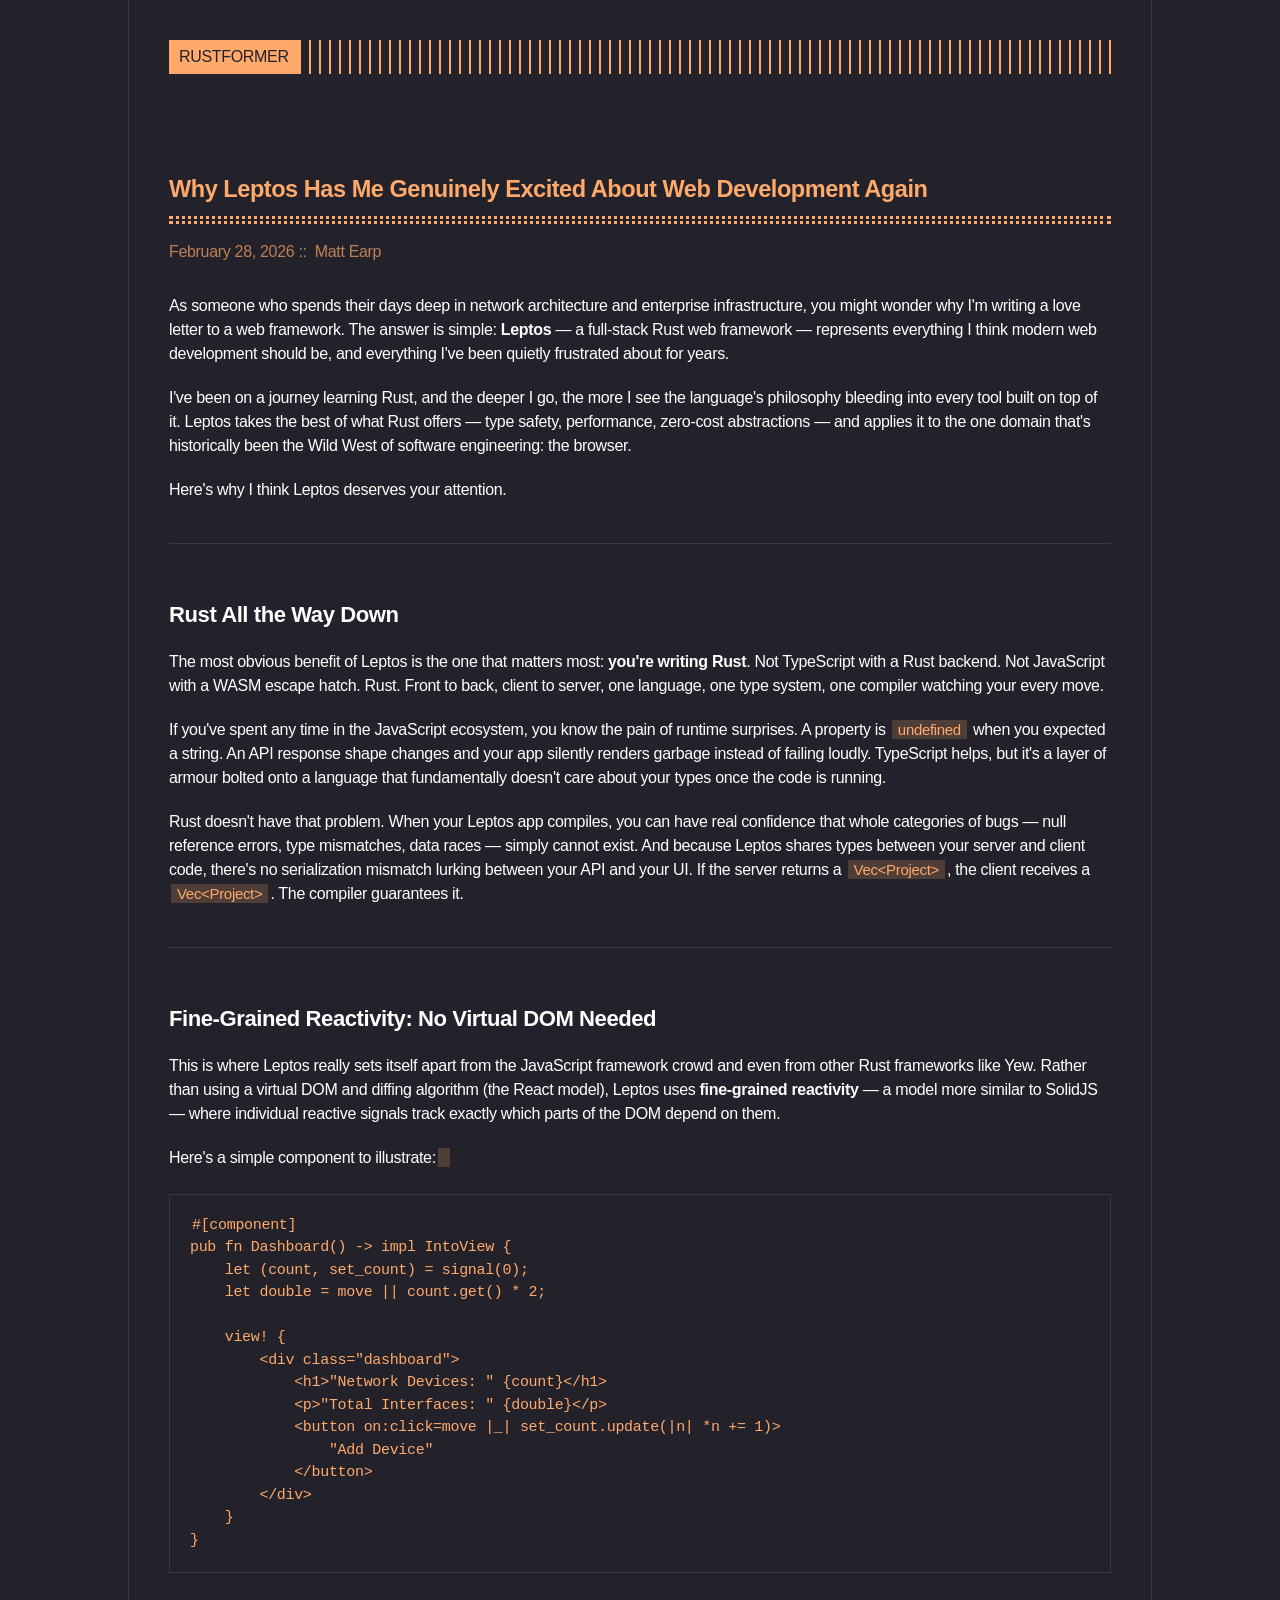
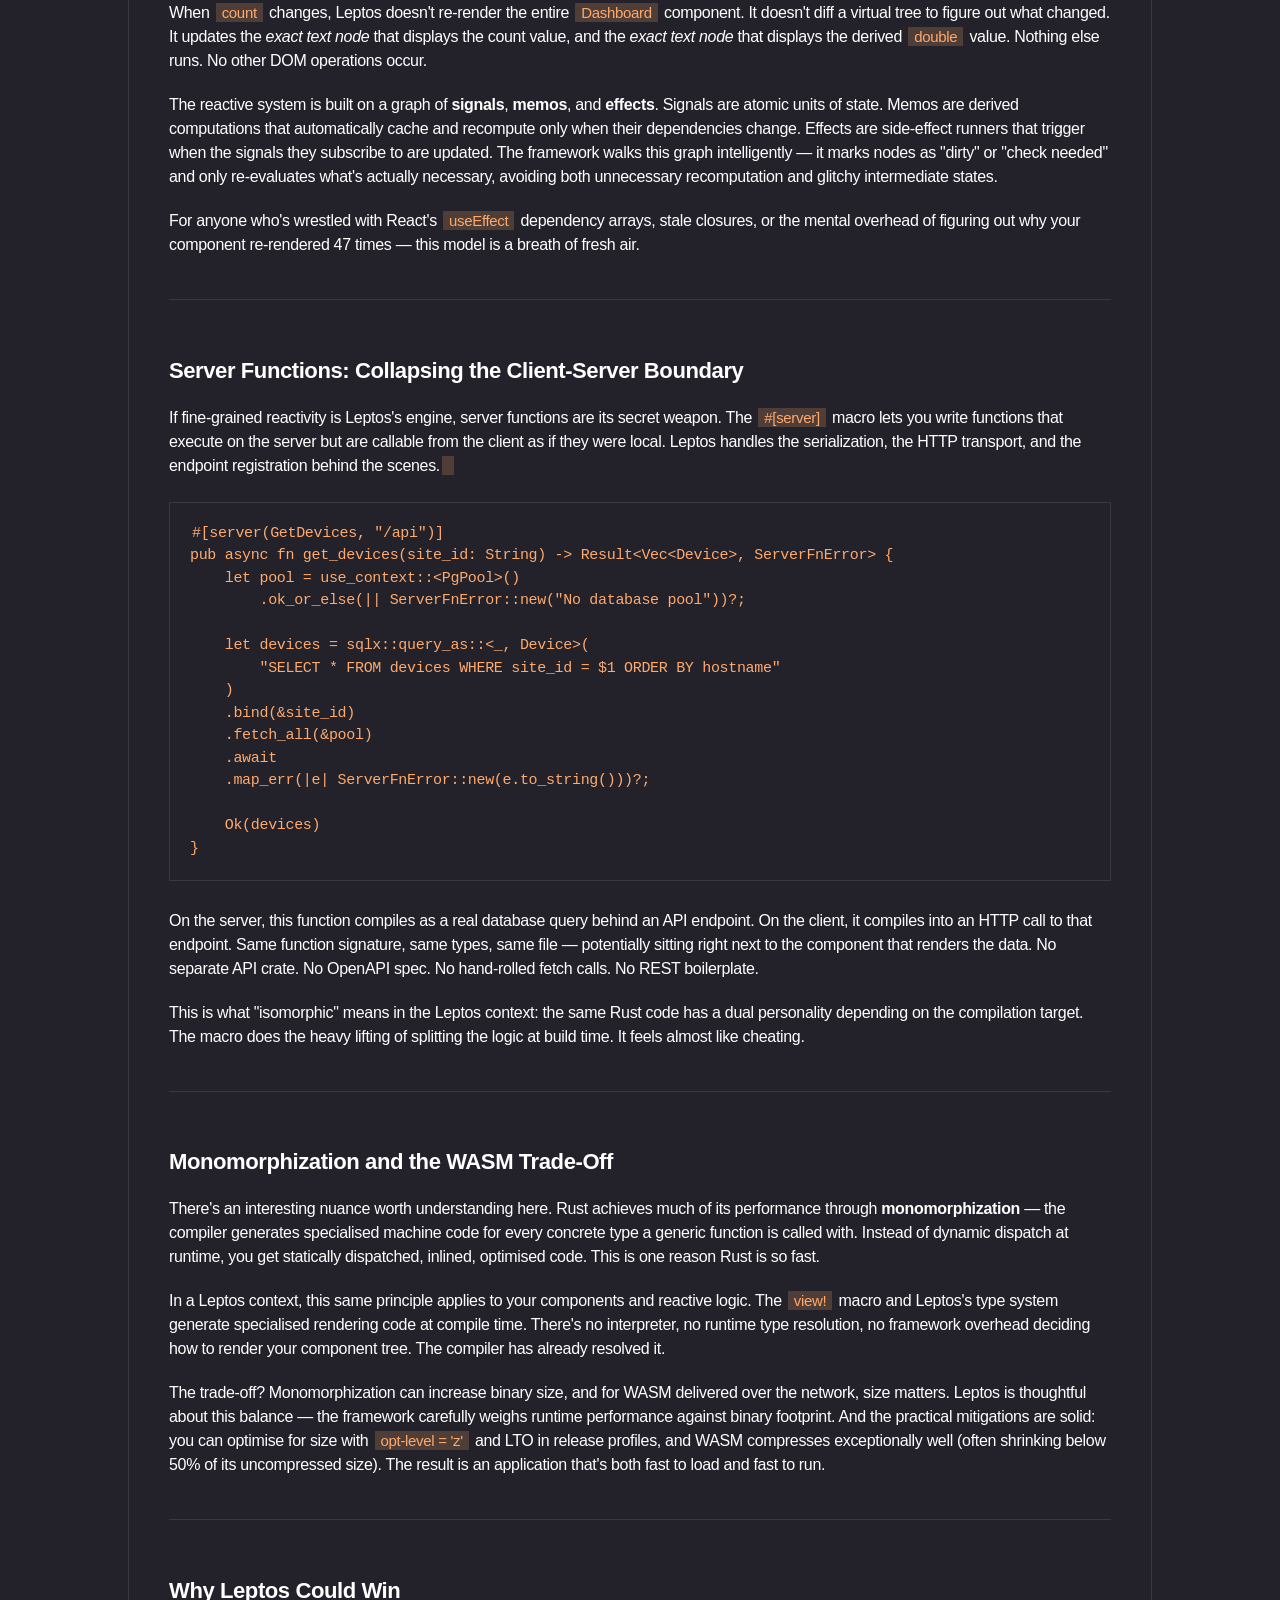
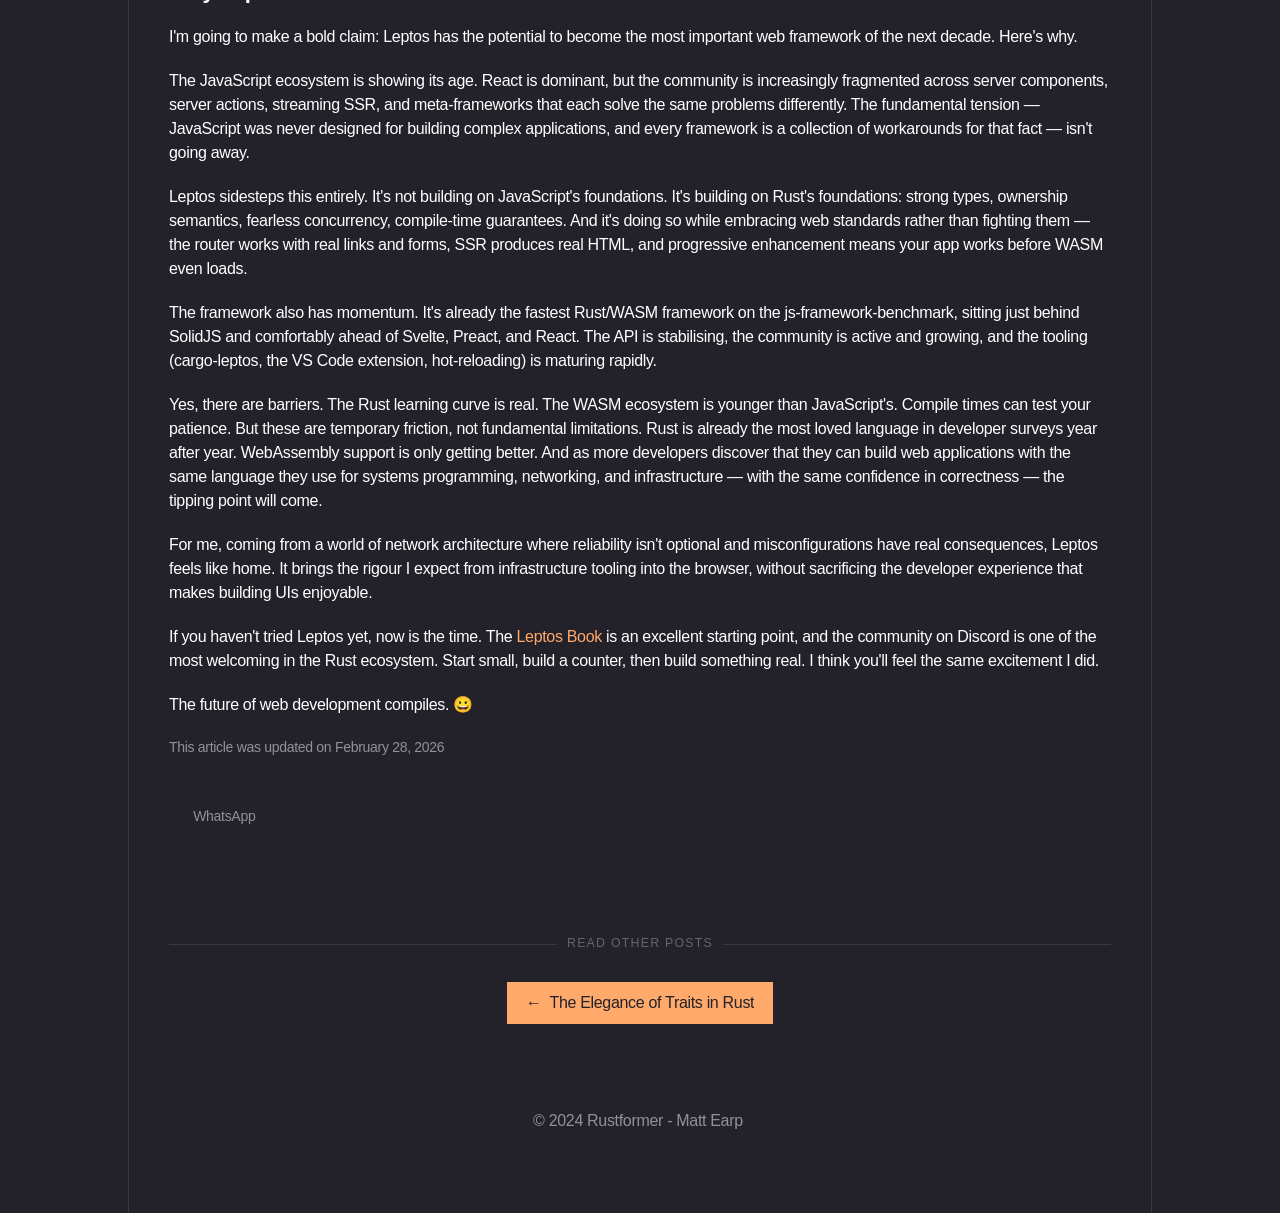
<file: why-leptos-has-me-genuinely-excited-about-web-development-again.html>
<!DOCTYPE html><html lang="en-gb"><head><meta charset="utf-8"><meta http-equiv="X-UA-Compatible" content="IE=edge"><meta name="viewport" content="width=device-width,initial-scale=1"><title>Why Leptos Has Me Genuinely Excited About Web Development Again - RUSTFORMER</title><meta name="description" content="As someone who spends their days deep in network architecture and enterprise infrastructure, you might wonder why I'm writing a love letter to a web framework. The answer is simple: Leptos — a full-stack Rust web framework — represents everything I think modern web development&hellip;"><meta name="generator" content="Publii Open-Source CMS for Static Site"><link rel="canonical" href="https://madkrell.github.io/rustformer-pages/why-leptos-has-me-genuinely-excited-about-web-development-again.html"><link rel="alternate" type="application/atom+xml" href="https://madkrell.github.io/rustformer-pages/feed.xml" title="RUSTFORMER - RSS"><link rel="alternate" type="application/json" href="https://madkrell.github.io/rustformer-pages/feed.json" title="RUSTFORMER - JSON"><meta property="og:title" content="Why Leptos Has Me Genuinely Excited About Web Development Again"><meta property="og:site_name" content="RUSTFORMER"><meta property="og:description" content="As someone who spends their days deep in network architecture and enterprise infrastructure, you might wonder why I'm writing a love letter to a web framework. The answer is simple: Leptos — a full-stack Rust web framework — represents everything I think modern web development&hellip;"><meta property="og:url" content="https://madkrell.github.io/rustformer-pages/why-leptos-has-me-genuinely-excited-about-web-development-again.html"><meta property="og:type" content="article"><link rel="stylesheet" href="https://madkrell.github.io/rustformer-pages/assets/css/style.css?v=3e6508779dc50274c538cce3e04ffe22"><script type="application/ld+json">{"@context":"http://schema.org","@type":"Article","mainEntityOfPage":{"@type":"WebPage","@id":"https://madkrell.github.io/rustformer-pages/why-leptos-has-me-genuinely-excited-about-web-development-again.html"},"headline":"Why Leptos Has Me Genuinely Excited About Web Development Again","datePublished":"2026-02-28T19:30+00:00","dateModified":"2026-02-28T19:30+00:00","description":"As someone who spends their days deep in network architecture and enterprise infrastructure, you might wonder why I'm writing a love letter to a web framework. The answer is simple: Leptos — a full-stack Rust web framework — represents everything I think modern web development&hellip;","author":{"@type":"Person","name":"Matt Earp","url":"https://madkrell.github.io/rustformer-pages/authors/matt-earp/"},"publisher":{"@type":"Organization","name":"Matt Earp"}}</script><noscript><style>img[loading] {
                    opacity: 1;
                }</style></noscript></head><body class="post-template"><div class="container container--center"><header class="header"><div class="header__logo"><a class="logo" href="https://madkrell.github.io/rustformer-pages/">RUSTFORMER</a></div></header><main class="content"><article class="post"><header><h1 class="post__title">Why Leptos Has Me Genuinely Excited About Web Development Again</h1><div class="post__meta"><time datetime="2026-02-28T19:30" class="post__date">February 28, 2026 </time><span class="post__author"><a href="https://madkrell.github.io/rustformer-pages/authors/matt-earp/" class="feed__author">Matt Earp</a></span></div></header><div class="post__entry"><p>As someone who spends their days deep in network architecture and enterprise infrastructure, you might wonder why I'm writing a love letter to a web framework. The answer is simple: <strong>Leptos</strong> — a full-stack Rust web framework — represents everything I think modern web development should be, and everything I've been quietly frustrated about for years.</p><p>I've been on a journey learning Rust, and the deeper I go, the more I see the language's philosophy bleeding into every tool built on top of it. Leptos takes the best of what Rust offers — type safety, performance, zero-cost abstractions — and applies it to the one domain that's historically been the Wild West of software engineering: the browser.</p><p>Here's why I think Leptos deserves your attention.</p><hr><h2>Rust All the Way Down</h2><p>The most obvious benefit of Leptos is the one that matters most: <strong>you're writing Rust</strong>. Not TypeScript with a Rust backend. Not JavaScript with a WASM escape hatch. Rust. Front to back, client to server, one language, one type system, one compiler watching your every move.</p><p>If you've spent any time in the JavaScript ecosystem, you know the pain of runtime surprises. A property is <code>undefined</code> when you expected a string. An API response shape changes and your app silently renders garbage instead of failing loudly. TypeScript helps, but it's a layer of armour bolted onto a language that fundamentally doesn't care about your types once the code is running.</p><p>Rust doesn't have that problem. When your Leptos app compiles, you can have real confidence that whole categories of bugs — null reference errors, type mismatches, data races — simply cannot exist. And because Leptos shares types between your server and client code, there's no serialization mismatch lurking between your API and your UI. If the server returns a <code>Vec&lt;Project&gt;</code>, the client receives a <code>Vec&lt;Project&gt;</code>. The compiler guarantees it.</p><hr><h2>Fine-Grained Reactivity: No Virtual DOM Needed</h2><p>This is where Leptos really sets itself apart from the JavaScript framework crowd and even from other Rust frameworks like Yew. Rather than using a virtual DOM and diffing algorithm (the React model), Leptos uses <strong>fine-grained reactivity</strong> — a model more similar to SolidJS — where individual reactive signals track exactly which parts of the DOM depend on them.</p><p>Here's a simple component to illustrate:<code class="language-rust"></code></p><pre class="language-rust"><code>#[component]
pub fn Dashboard() -&gt; impl IntoView {
    let (count, set_count) = signal(0);
    let double = move || count.get() * 2;

    view! {
        &lt;div class="dashboard"&gt;
            &lt;h1&gt;"Network Devices: " {count}&lt;/h1&gt;
            &lt;p&gt;"Total Interfaces: " {double}&lt;/p&gt;
            &lt;button on:click=move |_| set_count.update(|n| *n += 1)&gt;
                "Add Device"
            &lt;/button&gt;
        &lt;/div&gt;
    }
}</code></pre><p>When <code>count</code> changes, Leptos doesn't re-render the entire <code>Dashboard</code> component. It doesn't diff a virtual tree to figure out what changed. It updates the <em>exact text node</em> that displays the count value, and the <em>exact text node</em> that displays the derived <code>double</code> value. Nothing else runs. No other DOM operations occur.</p><p>The reactive system is built on a graph of <strong>signals</strong>, <strong>memos</strong>, and <strong>effects</strong>. Signals are atomic units of state. Memos are derived computations that automatically cache and recompute only when their dependencies change. Effects are side-effect runners that trigger when the signals they subscribe to are updated. The framework walks this graph intelligently — it marks nodes as "dirty" or "check needed" and only re-evaluates what's actually necessary, avoiding both unnecessary recomputation and glitchy intermediate states.</p><p>For anyone who's wrestled with React's <code>useEffect</code> dependency arrays, stale closures, or the mental overhead of figuring out why your component re-rendered 47 times — this model is a breath of fresh air.</p><hr><h2>Server Functions: Collapsing the Client-Server Boundary</h2><p>If fine-grained reactivity is Leptos's engine, server functions are its secret weapon. The <code>#[server]</code> macro lets you write functions that execute on the server but are callable from the client as if they were local. Leptos handles the serialization, the HTTP transport, and the endpoint registration behind the scenes.<code class="language-rust"></code></p><pre class="language-rust"><code>#[server(GetDevices, "/api")]
pub async fn get_devices(site_id: String) -&gt; Result&lt;Vec&lt;Device&gt;, ServerFnError&gt; {
    let pool = use_context::&lt;PgPool&gt;()
        .ok_or_else(|| ServerFnError::new("No database pool"))?;

    let devices = sqlx::query_as::&lt;_, Device&gt;(
        "SELECT * FROM devices WHERE site_id = $1 ORDER BY hostname"
    )
    .bind(&amp;site_id)
    .fetch_all(&amp;pool)
    .await
    .map_err(|e| ServerFnError::new(e.to_string()))?;

    Ok(devices)
}</code></pre><p>On the server, this function compiles as a real database query behind an API endpoint. On the client, it compiles into an HTTP call to that endpoint. Same function signature, same types, same file — potentially sitting right next to the component that renders the data. No separate API crate. No OpenAPI spec. No hand-rolled fetch calls. No REST boilerplate.</p><p>This is what "isomorphic" means in the Leptos context: the same Rust code has a dual personality depending on the compilation target. The macro does the heavy lifting of splitting the logic at build time. It feels almost like cheating.</p><hr><h2>Monomorphization and the WASM Trade-Off</h2><p>There's an interesting nuance worth understanding here. Rust achieves much of its performance through <strong>monomorphization</strong> — the compiler generates specialised machine code for every concrete type a generic function is called with. Instead of dynamic dispatch at runtime, you get statically dispatched, inlined, optimised code. This is one reason Rust is so fast.</p><p>In a Leptos context, this same principle applies to your components and reactive logic. The <code>view!</code> macro and Leptos's type system generate specialised rendering code at compile time. There's no interpreter, no runtime type resolution, no framework overhead deciding how to render your component tree. The compiler has already resolved it.</p><p>The trade-off? Monomorphization can increase binary size, and for WASM delivered over the network, size matters. Leptos is thoughtful about this balance — the framework carefully weighs runtime performance against binary footprint. And the practical mitigations are solid: you can optimise for size with <code>opt-level = 'z'</code> and LTO in release profiles, and WASM compresses exceptionally well (often shrinking below 50% of its uncompressed size). The result is an application that's both fast to load and fast to run.</p><hr><h2>Why Leptos Could Win</h2><p>I'm going to make a bold claim: Leptos has the potential to become the most important web framework of the next decade. Here's why.</p><p>The JavaScript ecosystem is showing its age. React is dominant, but the community is increasingly fragmented across server components, server actions, streaming SSR, and meta-frameworks that each solve the same problems differently. The fundamental tension — JavaScript was never designed for building complex applications, and every framework is a collection of workarounds for that fact — isn't going away.</p><p>Leptos sidesteps this entirely. It's not building on JavaScript's foundations. It's building on Rust's foundations: strong types, ownership semantics, fearless concurrency, compile-time guarantees. And it's doing so while embracing web standards rather than fighting them — the router works with real links and forms, SSR produces real HTML, and progressive enhancement means your app works before WASM even loads.</p><p>The framework also has momentum. It's already the fastest Rust/WASM framework on the js-framework-benchmark, sitting just behind SolidJS and comfortably ahead of Svelte, Preact, and React. The API is stabilising, the community is active and growing, and the tooling (cargo-leptos, the VS Code extension, hot-reloading) is maturing rapidly.</p><p>Yes, there are barriers. The Rust learning curve is real. The WASM ecosystem is younger than JavaScript's. Compile times can test your patience. But these are temporary friction, not fundamental limitations. Rust is already the most loved language in developer surveys year after year. WebAssembly support is only getting better. And as more developers discover that they can build web applications with the same language they use for systems programming, networking, and infrastructure — with the same confidence in correctness — the tipping point will come.</p><p>For me, coming from a world of network architecture where reliability isn't optional and misconfigurations have real consequences, Leptos feels like home. It brings the rigour I expect from infrastructure tooling into the browser, without sacrificing the developer experience that makes building UIs enjoyable.</p><p>If you haven't tried Leptos yet, now is the time. The <a href="https://book.leptos.dev/">Leptos Book</a> is an excellent starting point, and the community on Discord is one of the most welcoming in the Rust ecosystem. Start small, build a counter, then build something real. I think you'll feel the same excitement I did.</p><p>The future of web development compiles. 😀</p></div><footer class="wrapper post__footer"><p class="post__last-updated">This article was updated on February 28, 2026</p><div class="post__share"><a href="https://api.whatsapp.com/send?text=Why%20Leptos%20Has%20Me%20Genuinely%20Excited%20About%20Web%20Development%20Again https%3A%2F%2Fmadkrell.github.io%2Frustformer-pages%2Fwhy-leptos-has-me-genuinely-excited-about-web-development-again.html" class="js-share invert whatsapp" rel="nofollow noopener noreferrer"><svg class="icon" aria-hidden="true" focusable="false"><use xlink:href="https://madkrell.github.io/rustformer-pages/assets/svg/svg-map.svg#whatsapp"/></svg> <span>WhatsApp</span></a></div></footer><nav class="pagination"><div class="pagination__title"><span>Read other posts</span></div><div class="pagination__buttons"><a href="https://madkrell.github.io/rustformer-pages/the-elegance-of-traits-in-rust.html" class="btn previous" rel="prev" aria-label="[MISSING TRANSLATION]:  The Elegance of Traits in Rust "><span class="btn__icon">←</span> <span class="btn__text">The Elegance of Traits in Rust</span></a></div></nav></article></main><footer class="footer"><div class="footer__inner"><div class="footer__copyright"><p>© 2024 Rustformer - Matt Earp </p></div></div></footer></div><script defer="defer" src="https://madkrell.github.io/rustformer-pages/assets/js/scripts.min.js?v=c2232aa7558e9517946129d2a1b8c770"></script><script>window.publiiThemeMenuConfig={mobileMenuMode:'sidebar',animationSpeed:300,submenuWidth: 'auto',doubleClickTime:500,mobileMenuExpandableSubmenus:true,relatedContainerForOverlayMenuSelector:'.top'};</script><script>var images = document.querySelectorAll('img[loading]');
        for (var i = 0; i < images.length; i++) {
            if (images[i].complete) {
                images[i].classList.add('is-loaded');
            } else {
                images[i].addEventListener('load', function () {
                    this.classList.add('is-loaded');
                }, false);
            }
        }</script></body></html>
</file>
